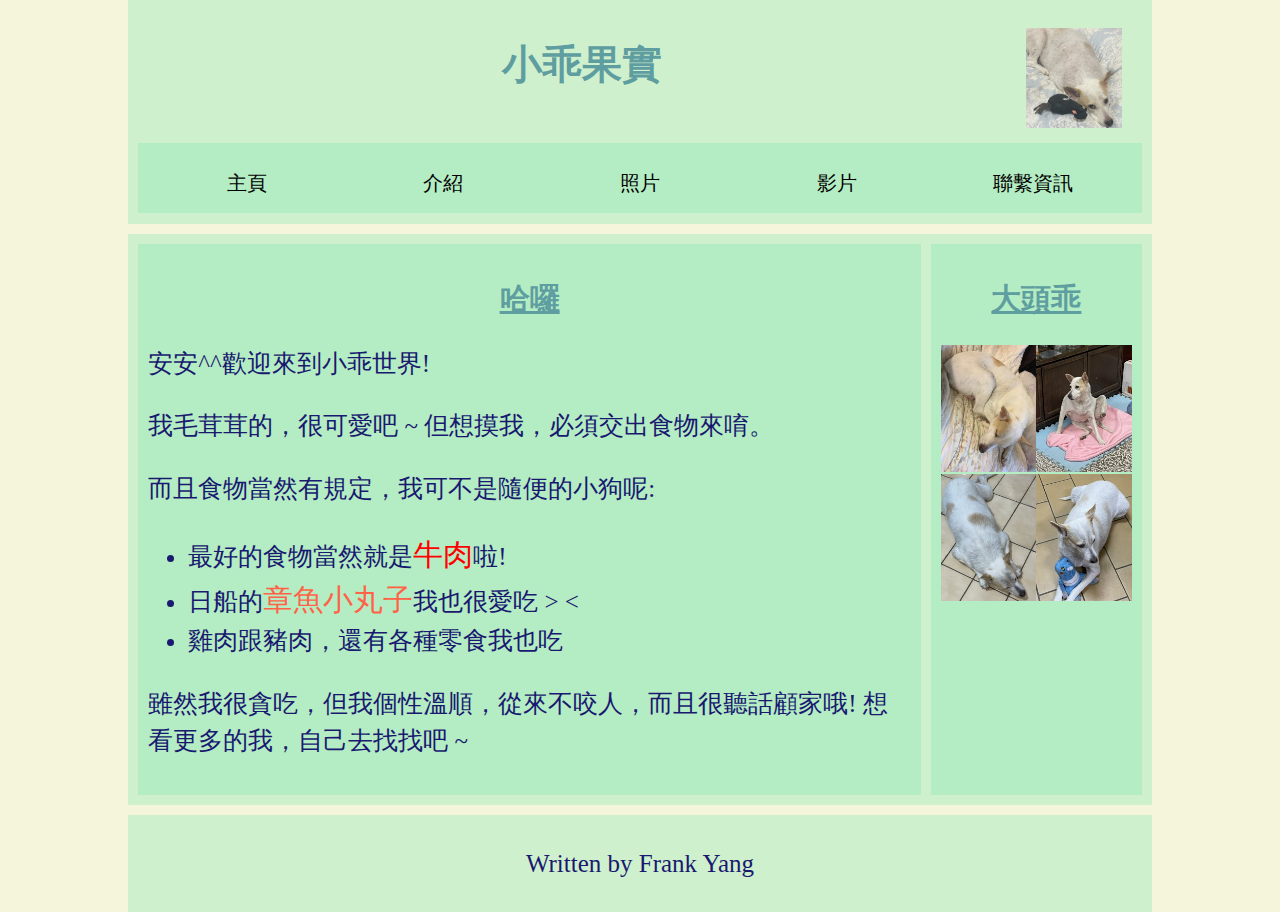
<file: mydog/index.html>
<!DOCTYPE html>
<html>
	<head>
		<meta charset="utf-8">
		<meta name="keywords" content="小乖">
		<meta name="description" content="一隻平凡的小狗，有一天碰上了她的小主人，從此開始過著無憂無慮，睡飽吃吃飽睡的快樂日子!">
		<title>小乖果實</title>
		<!--指定螢幕寬度為裝置寬度，畫面載入初始縮放比例 100%-->
		<meta name="viewport" content="width=device-width, initial-scale=1" >
		<link href="index.css" rel="stylesheet" type="text/css">
	</head>
	<body>
		<header>
			<h1>小乖果實</h1>
			<img src="images/logo.png" alt="小乖趴在藍色毯子上">
			<nav>
				<ul>
					<li><span>主頁</span></li>
					<li><a href="intro.html">介紹</a></li>
					<li><a href="photos.html">照片</a></li>
					<li><a href="video.html">影片</a></li>
					<li><a href="contact.html">聯繫資訊</a></li>
				</ul>
			</nav>
		</header>
		<main>
			<article>
				<h2>哈囉</h2>
				<p>安安^^歡迎來到小乖世界!</p>
				<p>我毛茸茸的，很可愛吧 ~ 但想摸我，必須交出食物來唷。</p>
				<p>而且食物當然有規定，我可不是隨便的小狗呢:
					<ul>
						<li>最好的食物當然就是<span style="font-size:30px;color:red;">牛肉</span>啦!</li>
						<li>日船的<span style="font-size: 30px;color:tomato;">章魚小丸子</span>我也很愛吃 &gt; &lt;</li>
						<li>雞肉跟豬肉，還有各種零食我也吃</li>
					</ul>
				</p>
				<p>雖然我很貪吃，但我個性溫順，從來不咬人，而且很聽話顧家哦! 想看更多的我，自己去找找吧 ~ </p>
			</article>
			<aside>
				<h2>大頭乖</h2>
				<a href="images/床上.jpg" target="_blank"><img src="images/床上250.jpg"></a>
				<a href="images/醜.jpg" target="_blank"><img src="images/醜250.jpg"></a>
				<a href="images/趴地.jpg" target="_blank"><img src="images/趴地250.jpg"></a>
				<a href="images/玩具.jpg" target="_blank"><img src="images/玩具250.jpg"></a>
			</aside>
		</main>
		<footer>
			<p>Written by Frank Yang</p>
		</footer>
	</body>



</html>
</file>
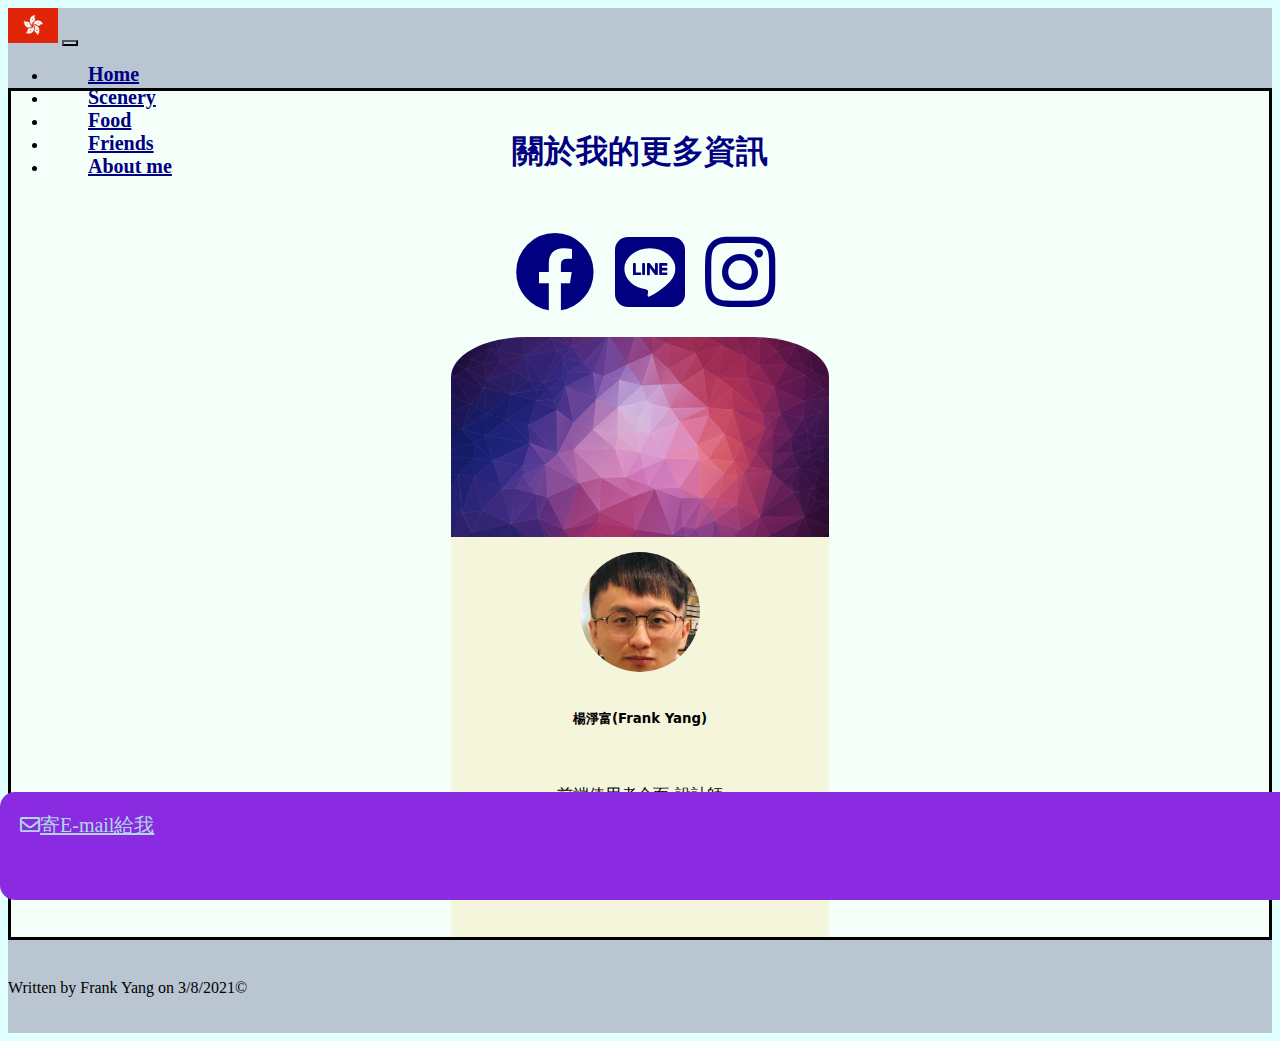
<file: HK/aboutme.html>
<!DOCTYPE html>
<html lang="en">
<head>
    <meta charset="UTF-8">
    <meta http-equiv="X-UA-Compatible" content="IE=edge">
    <meta name="viewport" content="width=device-width, initial-scale=1.0">
    <title>About me page</title>
    <!-- Boostrap5.0 導入程式 -->
    
    <link href="https://cdn.jsdelivr.net/npm/bootstrap@5.0.1/dist/css/bootstrap.min.css" rel="stylesheet" integrity="sha384-+0n0xVW2eSR5OomGNYDnhzAbDsOXxcvSN1TPprVMTNDbiYZCxYbOOl7+AMvyTG2x" crossorigin="anonymous">
    <script src="https://cdn.jsdelivr.net/npm/bootstrap@5.0.1/dist/js/bootstrap.bundle.min.js" integrity="sha384-gtEjrD/SeCtmISkJkNUaaKMoLD0//ElJ19smozuHV6z3Iehds+3Ulb9Bn9Plx0x4" crossorigin="anonymous"></script>

    
    <!--連結Font Awesome-->
    <link rel="stylesheet" href="https://cdnjs.cloudflare.com/ajax/libs/font-awesome/5.15.4/css/all.min.css" integrity="sha512-1ycn6IcaQQ40/MKBW2W4Rhis/DbILU74C1vSrLJxCq57o941Ym01SwNsOMqvEBFlcgUa6xLiPY/NS5R+E6ztJQ==" crossorigin="anonymous" referrerpolicy="no-referrer" />
    
    <link rel="stylesheet" href="navbar.css">
    <link rel="stylesheet" href="aboutme.css">
</head>
<body>
    
    <nav class="navbar navbar-expand-lg navbar-light">
        <div class="container-fluid">
            <a class="navbar-brand" href="#"><img width="50px;" height="35px;" src="images/香港國旗.png"></a>
            <!--手機版會跑出一個選單按鈕-->
            <button class="navbar-toggler" type="button" data-bs-toggle="collapse" data-bs-target="#linkbar">
                <span class="navbar-toggler-icon"></span>
            </button>
            <!--PC版本-->
            <div class="collapse navbar-collapse" id="linkbar">
                <!--列出導覽列內容-->
                <ul class="navbar-nav me-auto">
                    <li class="nav-item">
                        <a class="nav-link" href="home.html">Home</a>
                    </li>
                    <li class="nav-item">
                        <a class="nav-link" href="scenery.html">Scenery</a>
                    </li>
                    <li class="nav-item">
                        <a class="nav-link" href="food.html">Food</a>
                    </li>
                    <li class="nav-item">
                        <a class="nav-link" href="friends.html">Friends</a>
                    </li>
                    <!-- <li class="nav-item">
                        <a class="nav-link" href="dormitory.html">Dormitory</a>
                    </li> -->
                    <li class="nav-item">
                        <a class="nav-link" href="aboutme.html">About me</a>
                    </li>
                </ul>
                <!-- 列出"搜尋引擎"到右邊
                <form class="input-group" style="width:300px;">
                    <input class="form-control me-2" type="search" placeholder="搜尋">
                    <butoon class="btn btn-primary" type="submit">搜尋</butoon>
                </form> -->
            </div>
        </div>
    </nav>
    
    <!--第三層 三欄位-->
    <div class="container-fluid">
        <div class="row content">
            <!--左邊欄位-->
            <div class="col-sm-2 sidenav">

            </div>
            <!--中間欄位-->
            <div class="col-sm-8 main-content text-left">
                <br>
                <h1>關於我的更多資訊</h1>
                <br>
                <div class="icons">
                    <ul>
                        <li>
                            <a href="https://www.facebook.com/yang.j.fu/" target="_blank"><i class="fab fa-facebook"></i></a>
                        </li>
                        <li>
                            <a href="https://line.me/ti/p/f1vo1Ozqt4" target="_blank"><i class="fab fa-line"></i></a>
                        </li>
                        <li>
                            <a href="https://www.instagram.com/ffz9260/" target="_blank"><i class="fab fa-instagram" target="_blank"></i></a>
                        </li>
                    </ul>
                </div>
                <div class="card">
                    <div class="banner-image"></div>
                    <img src="images/大頭貼2.jpg" class="profile-img">
                    <div class="card-body">
                        <h5 class="card-title">楊淨富(Frank Yang)</h5>
                        <br>
                        <p class="card-text">前端使用者介面 設計師</p>
                        <p class="card-text">Front-end Developer</p>
                        <a href="mailto:frank840629@gmail.com" class="btn btn-primary"><i class="far fa-envelope"></i>寄E-mail給我</a>    
                    </div>
                </div>
            </div>
            <!--右邊欄位-->
            <div class="col-sm-2 sidenav">

            </div>
        </div>
    </div>

    <footer class="container-fluid text-center">
        <p>Written by Frank Yang on 3/8/2021&copy;</p>
    </footer>

</body>
</html>
</file>
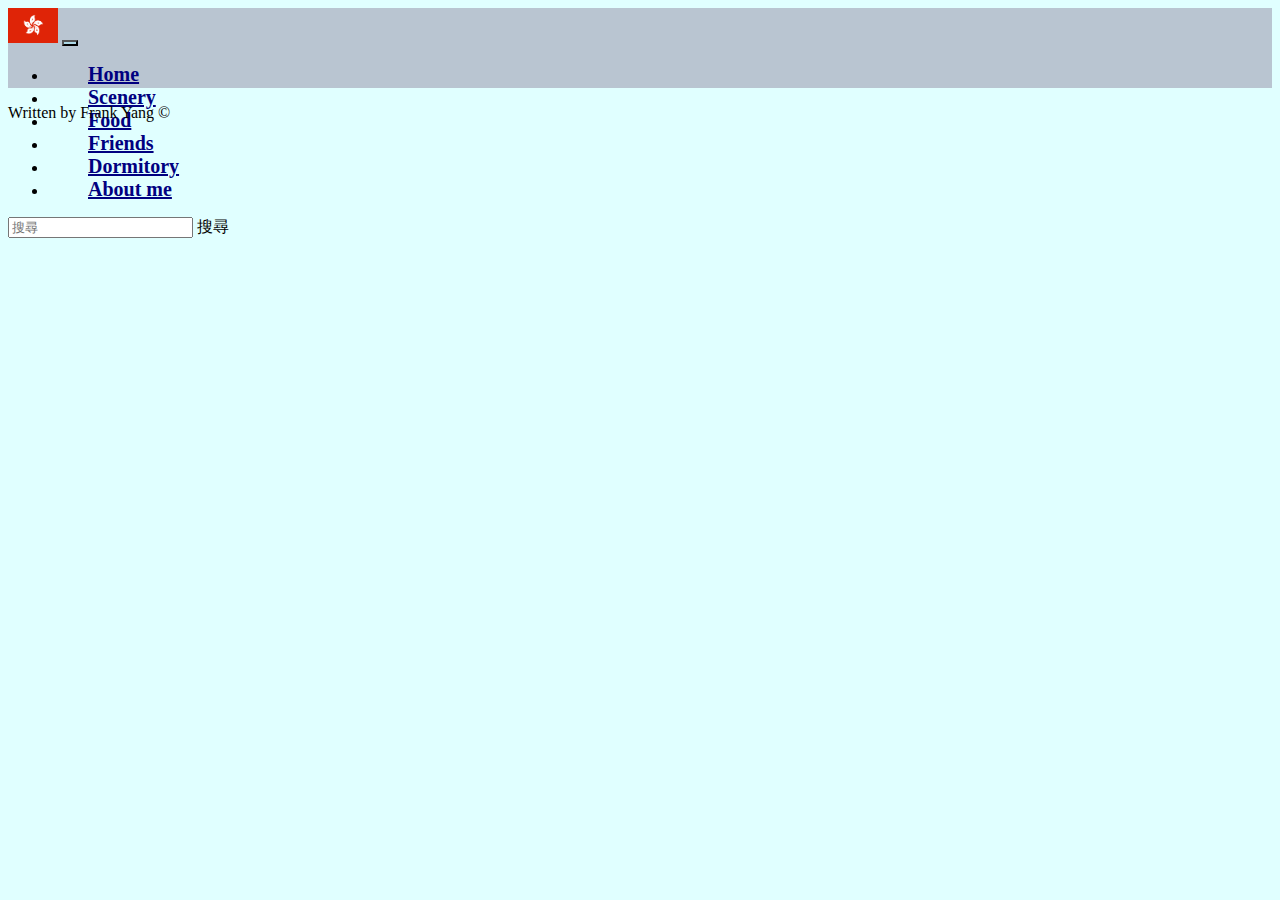
<file: HK/dormitory.html>
<!DOCTYPE html>
<html lang="en">
<head>
    <meta charset="UTF-8">
    <meta http-equiv="X-UA-Compatible" content="IE=edge">
    <meta name="viewport" content="width=device-width, initial-scale=1.0">
    <title>Dormitory page</title>
    <!-- Boostrap5.0 導入程式 -->
    <link href="https://cdn.jsdelivr.net/npm/bootstrap@5.0.1/dist/css/bootstrap.min.css" rel="stylesheet" integrity="sha384-+0n0xVW2eSR5OomGNYDnhzAbDsOXxcvSN1TPprVMTNDbiYZCxYbOOl7+AMvyTG2x" crossorigin="anonymous">
    <script src="https://cdn.jsdelivr.net/npm/bootstrap@5.0.1/dist/js/bootstrap.bundle.min.js" integrity="sha384-gtEjrD/SeCtmISkJkNUaaKMoLD0//ElJ19smozuHV6z3Iehds+3Ulb9Bn9Plx0x4" crossorigin="anonymous"></script>

    <link rel="stylesheet" href="navbar.css">
</head>
<body>
    
    <nav class="navbar navbar-expand-lg navbar-light">
        <div class="container-fluid">
            <a class="navbar-brand" href="#"><img width="50px;" height="35px;" src="images/香港國旗.png"></a>
            <!--手機版會跑出一個選單按鈕-->
            <button class="navbar-toggler" type="button" data-bs-toggle="collapse" data-bs-target="#linkbar">
                <span class="navbar-toggler-icon"></span>
            </button>
            <!--PC版本-->
            <div class="collapse navbar-collapse" id="linkbar">
                <!--列出導覽列內容-->
                <ul class="navbar-nav me-auto">
                    <li class="nav-item">
                        <a class="nav-link" href="home.html">Home</a>
                    </li>
                    <li class="nav-item">
                        <a class="nav-link" href="scenery.html">Scenery</a>
                    </li>
                    <li class="nav-item">
                        <a class="nav-link" href="food.html">Food</a>
                    </li>
                    <li class="nav-item">
                        <a class="nav-link" href="friends.html">Friends</a>
                    </li>
                    <li class="nav-item">
                        <a class="nav-link" href="dormitory.html">Dormitory</a>
                    </li>
                    <li class="nav-item">
                        <a class="nav-link" href="aboutme.html">About me</a>
                    </li>
                </ul>
                <!-- 列出"搜尋引擎"到右邊-->
                <form class="input-group" style="width:300px;">
                    <input class="form-control me-2" type="search" placeholder="搜尋">
                    <butoon class="btn btn-primary" type="submit">搜尋</butoon>
                </form>
            </div>
        </div>
    </nav>

    <!--第二層 三欄位-->
    <div class="container-fluid">
        <div class="row content">
            <!--左邊欄位-->
            <div class="col-sm-2 sidenav">

            </div>
            <!--中間欄位-->
            <div class="col-sm-8 main-content text-left">

            </div>
            <!--右邊欄位-->
            <div class="col-sm-2 sidenav">

            </div>
        </div>
    </div>

    <!--第三層 Footer-->
    <footer class="container-fluid text-center">
        <p>Written by Frank Yang &copy;</p>
    </footer>
    

</body>
</html>
</file>
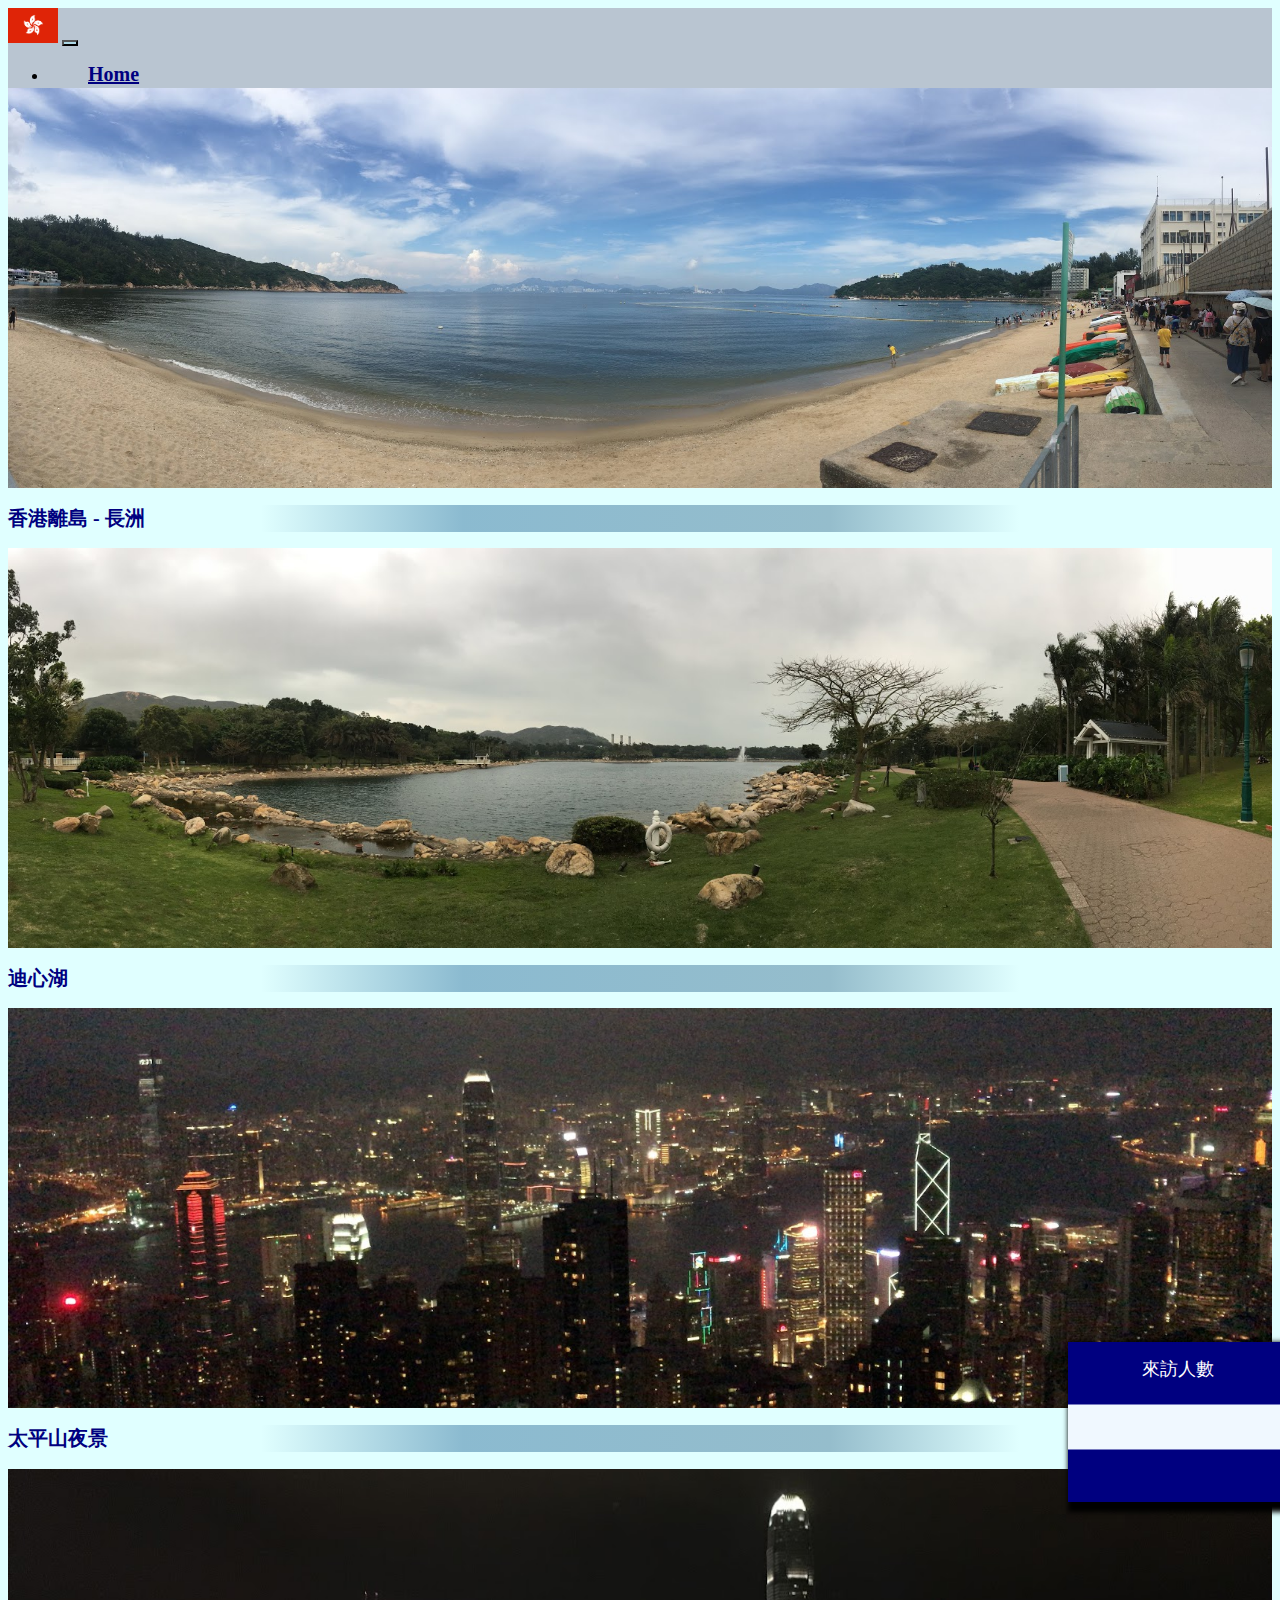
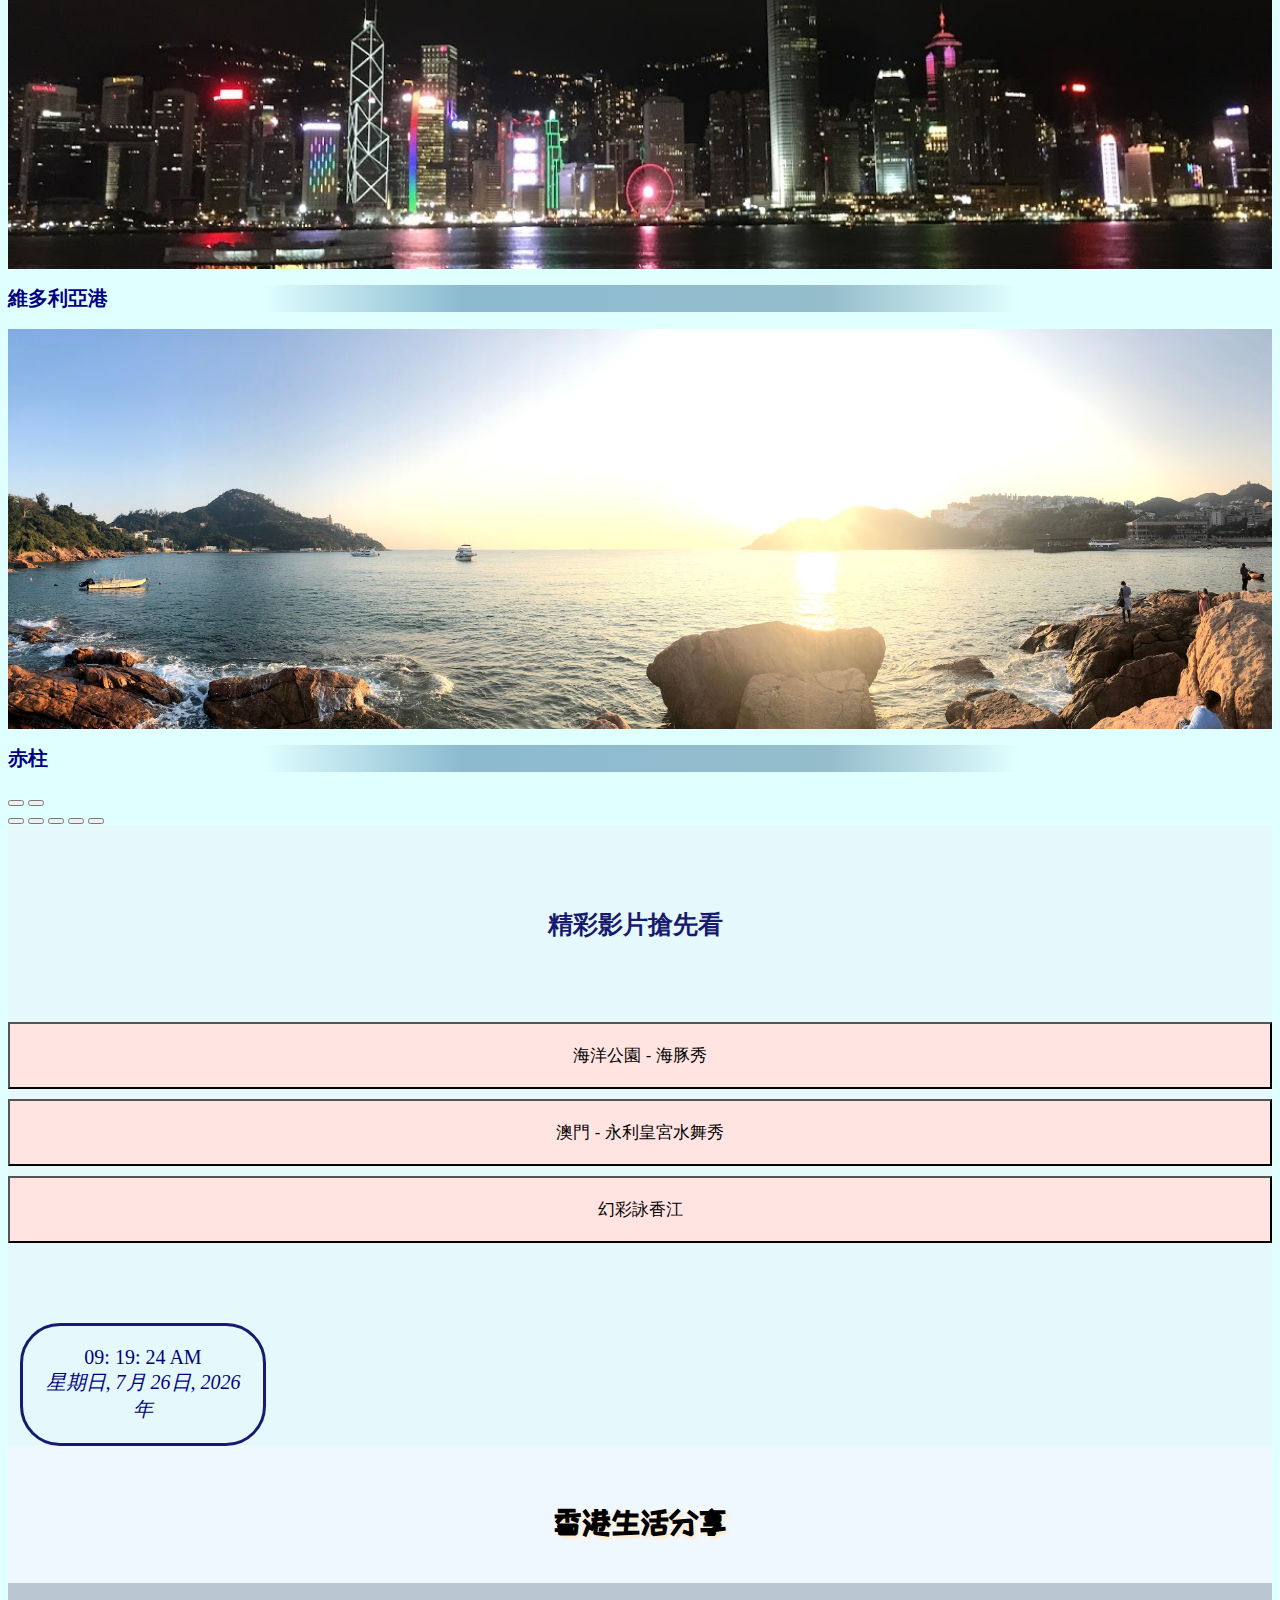
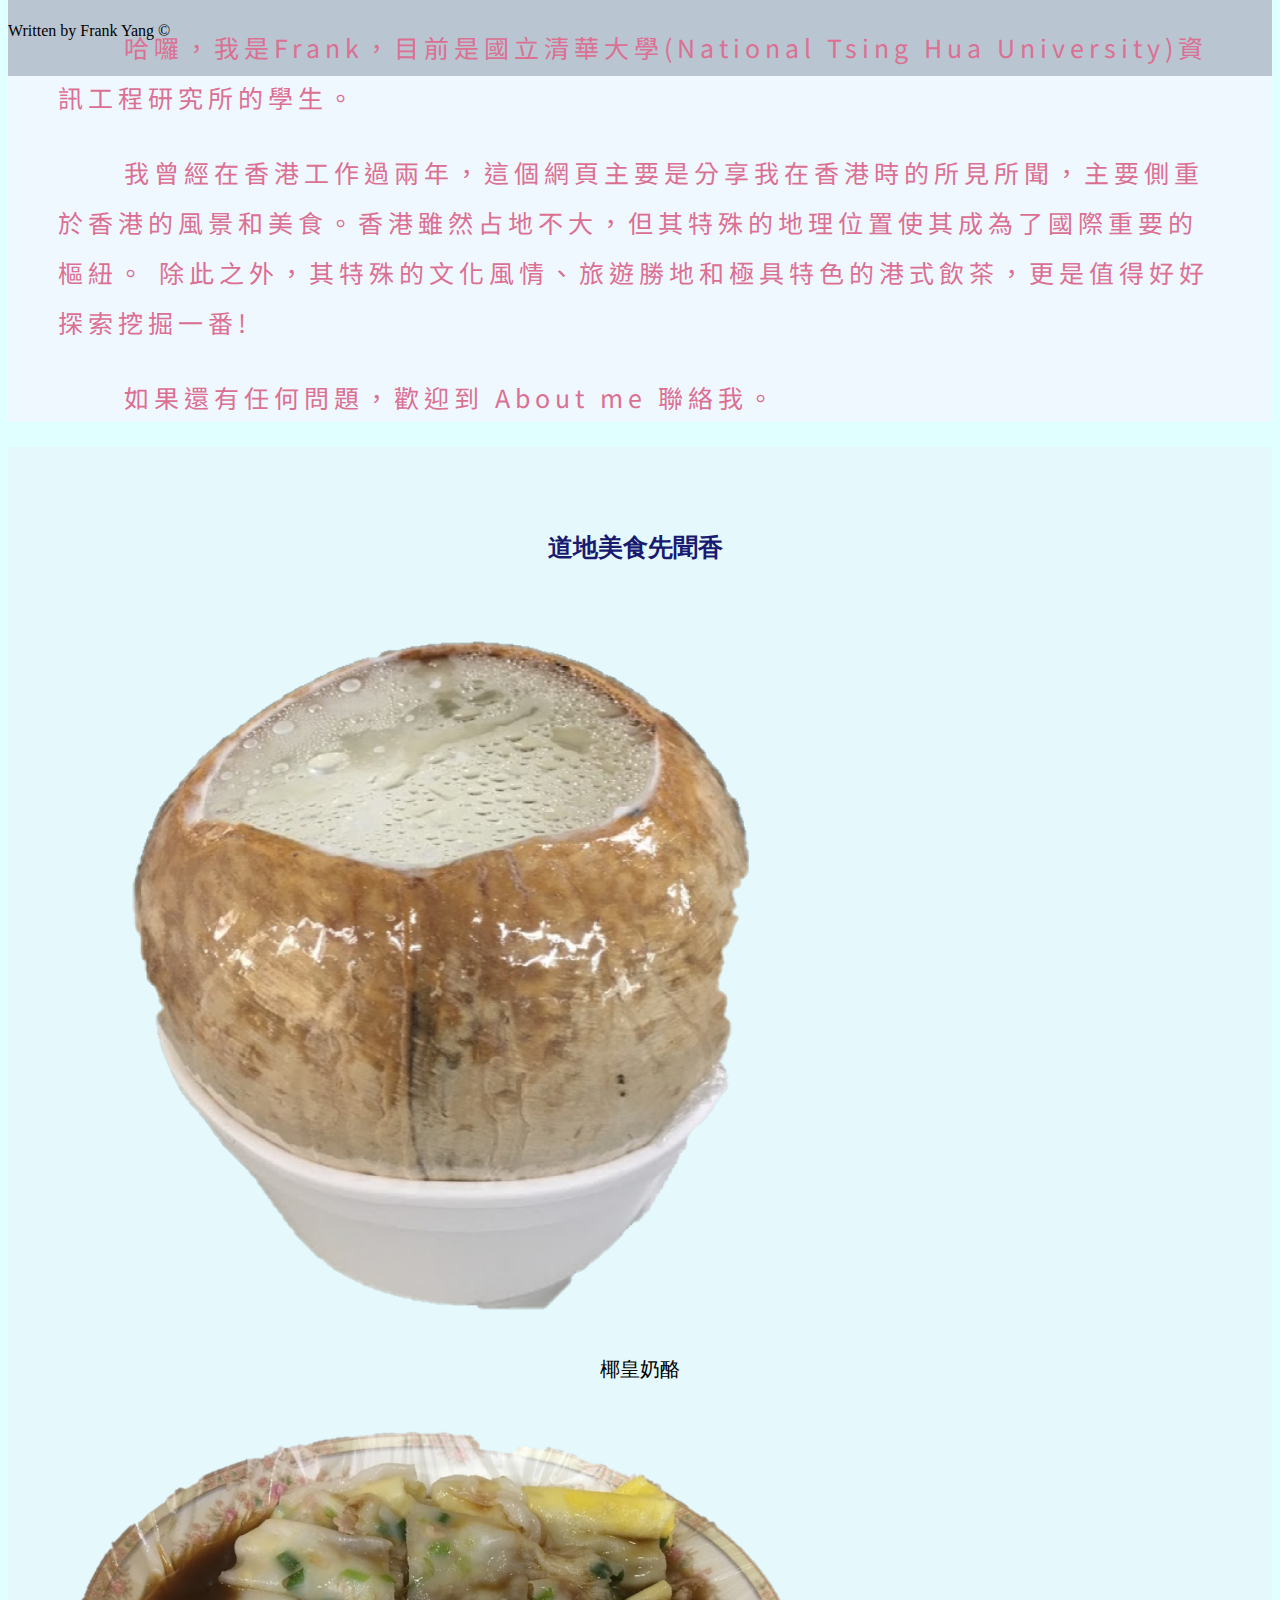
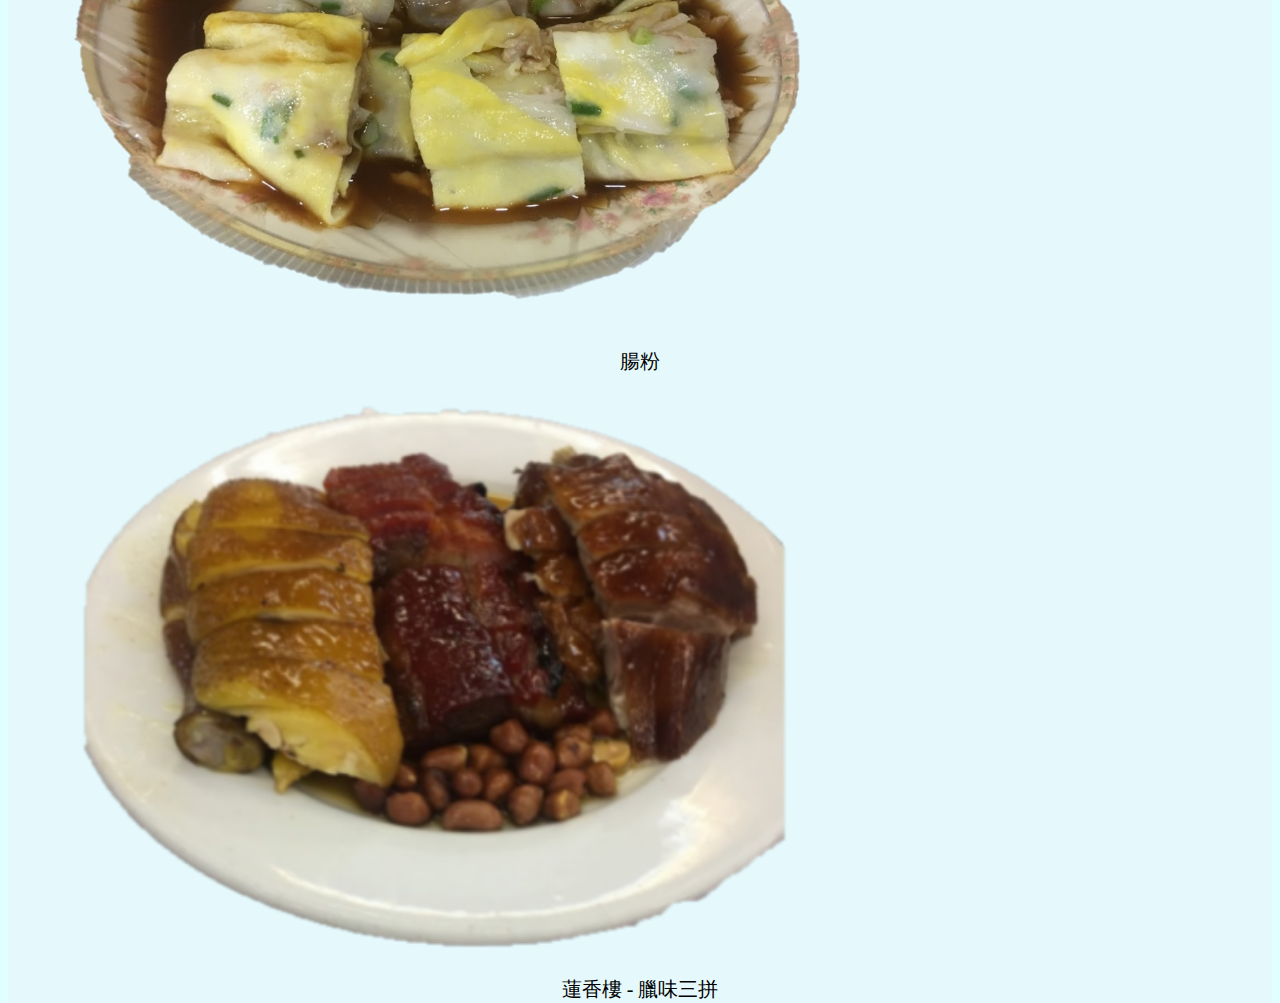
<file: HK/home.html>
<!DOCTYPE html>
<html lang="en">
<head>
    <meta charset="UTF-8">
    <meta http-equiv="X-UA-Compatible" content="IE=edge">
    <meta name="viewport" content="width=device-width, initial-scale=1.0">
    <title>Home page</title>
    <!-- Boostrap5.0 導入程式 -->
    <link href="https://cdn.jsdelivr.net/npm/bootstrap@5.0.1/dist/css/bootstrap.min.css" rel="stylesheet" integrity="sha384-+0n0xVW2eSR5OomGNYDnhzAbDsOXxcvSN1TPprVMTNDbiYZCxYbOOl7+AMvyTG2x" crossorigin="anonymous">
    <script src="https://cdn.jsdelivr.net/npm/bootstrap@5.0.1/dist/js/bootstrap.bundle.min.js" integrity="sha384-gtEjrD/SeCtmISkJkNUaaKMoLD0//ElJ19smozuHV6z3Iehds+3Ulb9Bn9Plx0x4" crossorigin="anonymous"></script>
    <!-- Google Font-->
    <link rel="preconnect" href="https://fonts.googleapis.com">
    <link rel="preconnect" href="https://fonts.gstatic.com" crossorigin>
    <link href="https://fonts.googleapis.com/css2?family=Noto+Sans+TC:wght@100;300&family=ZCOOL+KuaiLe&display=swap" rel="stylesheet">

    <link rel="stylesheet" href="navbar.css">
    <link rel="stylesheet" href="slideshow.css">
    <link rel="stylesheet" href="home.css">
    <link rel="stylesheet" href="date.css">
    <link rel="stylesheet" href="counter.css">
</head>
<body onload="startTime();updateCounter();">
    <!--第一層 導覽列-->
    <nav class="navbar navbar-expand-lg navbar-light">
        <div class="container-fluid">
            <a class="navbar-brand" href="#"><img width="50px;" height="35px;" src="images/香港國旗.png"></a>
            <!--手機版會跑出一個選單按鈕-->
            <button class="navbar-toggler" type="button" data-bs-toggle="collapse" data-bs-target="#linkbar">
                <span class="navbar-toggler-icon"></span>
            </button>
            <!--PC版本-->
            <div class="collapse navbar-collapse" id="linkbar">
                <!--列出導覽列內容-->
                <ul class="navbar-nav me-auto">
                    <li class="nav-item">
                        <a class="nav-link" href="home.html">Home</a>
                    </li>
                    <li class="nav-item">
                        <a class="nav-link" href="scenery.html">Scenery</a>
                    </li>
                    <li class="nav-item">
                        <a class="nav-link" href="food.html">Food</a>
                    </li>
                    <li class="nav-item">
                        <a class="nav-link" href="friends.html">Friends</a>
                    </li>
                    <!-- <li class="nav-item">
                        <a class="nav-link" href="dormitory.html">Dormitory</a>
                    </li> -->
                    <li class="nav-item">
                        <a class="nav-link" href="aboutme.html">About me</a>
                    </li>
                </ul>
                <!-- 列出"搜尋引擎"到右邊
                <form class="input-group" style="width:300px;">
                    <input class="form-control me-2" type="search" placeholder="搜尋">
                    <butoon class="btn btn-primary" type="submit">搜尋</butoon>
                </form> -->
            </div>
        </div>
    </nav>

    <!--第二層 投影片-->
    <div id="slideshow" class="carousel slide" data-bs-ride="carousel">
        <!--圖片投影 元件1-->
        <div class="carousel-inner">
            <!--第一張圖片 active-->
            <div class="carousel-item active">
                <img class="slide-pic" src="images/slideshow/長洲.JPG" alt="長洲">
                <div class="carousel-caption">
                    <h2>香港離島 - 長洲</h2>
                </div>
            </div> 
            <div class="carousel-item">
                <img class="slide-pic" src="images/slideshow/迪心湖.JPG" alt="迪心湖">
                <div class="carousel-caption">
                    <h2>迪心湖</h2>
                </div>
            </div>
            <div class="carousel-item">
                <img class="slide-pic" src="images/slideshow/太平山夜景.JPG" alt="太平山">
                <div class="carousel-caption">
                    <h2>太平山夜景</h2>
                </div>
            </div>
            <div class="carousel-item">
                <img class="slide-pic" src="images/slideshow/維多利亞港.JPG" alt="維多利亞港">
                <div class="carousel-caption">
                    <h2>維多利亞港</h2>
                </div>
            </div>
            <div class="carousel-item">
                <img class="slide-pic" src="images/slideshow/赤柱.JPG" alt="赤柱">
                <div class="carousel-caption">
                    <h2>赤柱</h2>
                </div>
            </div>
        </div>

        <!--左右按鈕 元件2-->
        <button class="carousel-control-prev" type="button" data-bs-target="#slideshow" data-bs-slide="prev">
            <span class="carousel-control-prev-icon"></span>
        </button>
        <button class="carousel-control-next" type="button" data-bs-target="#slideshow" data-bs-slide="next">
            <span class="carousel-control-next-icon"></span>
        </button>

        <!--Indicator 元件3-->
        <div class="carousel-indicators">
            <button type="button" data-bs-target="#slideshow" data-bs-slide-to="0" class="active"></button>
            <button type="button" data-bs-target="#slideshow" data-bs-slide-to="1"></button>
            <button type="button" data-bs-target="#slideshow" data-bs-slide-to="2"></button>
            <button type="button" data-bs-target="#slideshow" data-bs-slide-to="3"></button>
            <button type="button" data-bs-target="#slideshow" data-bs-slide-to="4"></button>
        </div>
    </div>

    <!--第三層 三欄位-->
    <div class="container-fluid">
        <div class="row content">
            <!--左邊欄位-->
            <div class="col-sm-2 sidenav">
                <h4>精彩影片搶先看</h4>
                <br>
                <div class="page">
                    <a href="https://youtu.be/K68-1y8VhpE" target="_blank"><button class="btn-link" >海洋公園 - 海豚秀</button></a>
                </div>
                <div class="page">
                    <a href="https://youtu.be/iv_ul5U7Dk8" target="_blank"><button class="btn-link" >澳門 - 永利皇宮水舞秀</button></a>
                </div>
                <div class="page">
                    <a href="https://youtu.be/TSaHKoejhm4" target="_blank"><button class="btn-link" >幻彩詠香江</button></a>
                </div>
                <div class="container-clock">
                    <div class="datetime">
                        <div class="time">
                            <span id="hour">00</span>:
                            <span id="minutes">00</span>:
                            <span id="seconds">00</span>
                            <span id="period">00</span>
                        </div>
                        <div class="date">
                            <span id="dayname">星期</span>,
                            <span id="month">月</span>
                            <span id="daynum">00</span>日,
                            <span id="year">year</span>年
                        </div>
                    </div>
                </div>
            </div>
            <!--中間欄位-->
            <div class="col-sm-8 main-content text-left">
                <br>
                <h1>香港生活分享</h1>
                <br>
                <div class="intro">
                    <p>哈囉，我是Frank，目前是國立清華大學(National Tsing Hua University)資訊工程研究所的學生。</p>
                    <p>我曾經在香港工作過兩年，這個網頁主要是分享我在香港時的所見所聞，主要側重於香港的風景和美食。香港雖然占地不大，但其特殊的地理位置使其成為了國際重要的樞紐。
                        除此之外，其特殊的文化風情、旅遊勝地和極具特色的港式飲茶，更是值得好好探索挖掘一番!</p>
                    <p>如果還有任何問題，歡迎到 About me 聯絡我。</p>
                </div>
            </div>
            <!--右邊欄位-->
            <div class="col-sm-2 sidenav">
                <h4>道地美食先聞香</h4>
                <div class="food">
                    <img src="images/sidenav/椰皇奶酪.png">
                    <p>椰皇奶酪</p>
                </div>
                <div class="food">
                    <img src="images/sidenav/腸粉.png">
                    <p>腸粉</p>
                </div>
                <div class="food">
                    <img src="images/sidenav/蓮香樓燒臘.png">
                    <p>蓮香樓 - 臘味三拼</p>
                </div>
                <div class="counter">
                    <p>來訪人數</p>
                    <div class="container">
                        <div><span id="visitors">  </span></div>
                    </div>
                </div>

            </div>
        </div>
    </div>

    <!--第四層 Footer-->
    <footer class="container-fluid text-center">
        <p>Written by Frank Yang &copy;</p>
    </footer>

    <script src="date.js">

    </script>
    <!--可用https://api.countapi.xyz/set/frank/0629?value=9歸零-->
    <script>
            function updateCounter(){
                var link="https://api.countapi.xyz/update/frank/0629?amount=1"
                fetch(link)
                .then((response) =>{
                    return response.json();
                })
                .then((data) => {
                    document.getElementById("visitors").innerHTML = data.value;
                })
            }
    </script>

</body>
</html>
</file>
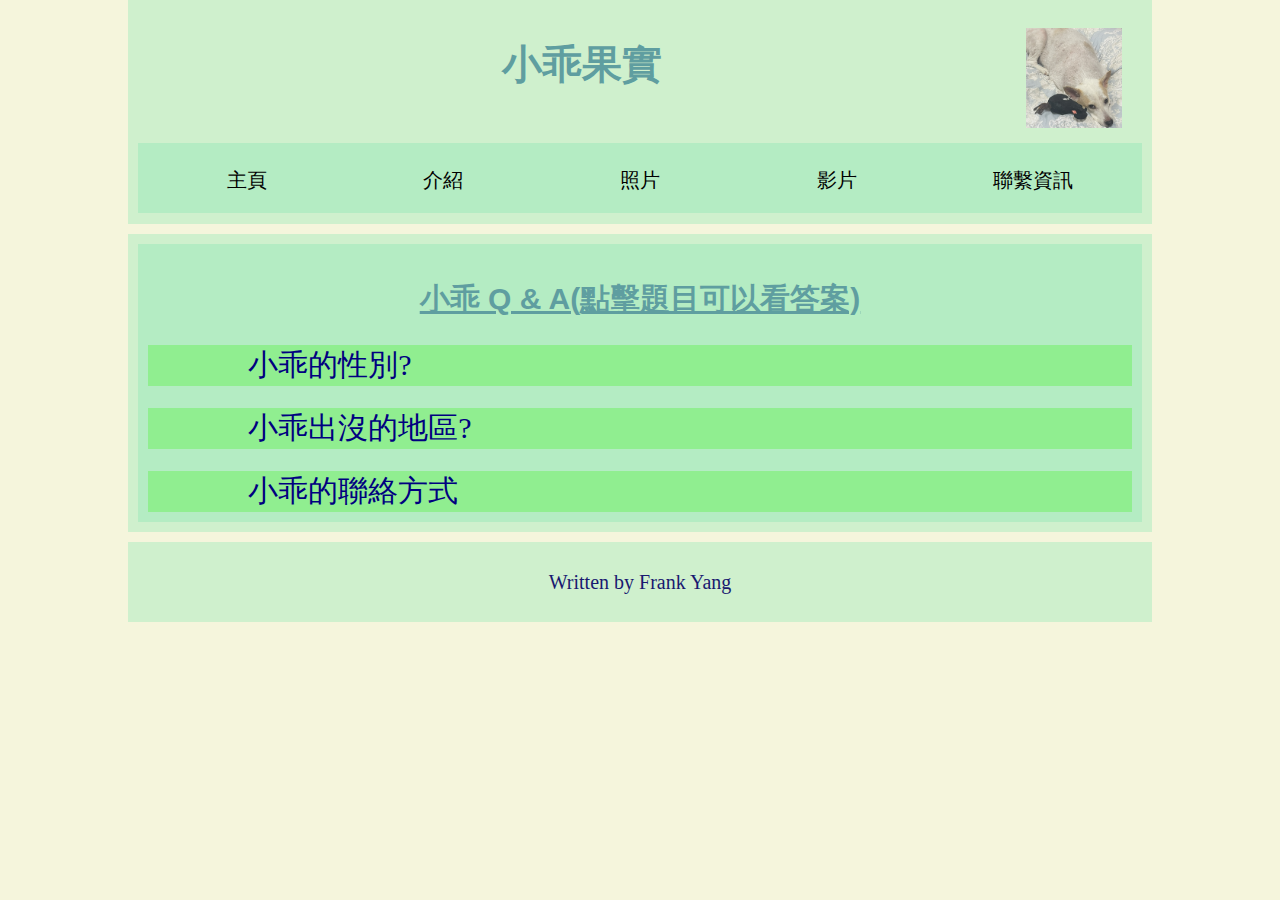
<file: mydog/contact.html>
<!DOCTYPE html>
<html>
	<head>
		<meta charset="utf-8">
		<meta name="keywords" content="小乖">
		<meta name="description" content="小乖吃東西的影片">
		<title>小乖果實</title>
		<!--指定螢幕寬度為裝置寬度，畫面載入初始縮放比例 100%-->
		<meta name="viewport" content="width=device-width, initial-scale=1" >
		<link href="contact.css" rel="stylesheet" type="text/css">
		<script src="https://cdnjs.cloudflare.com/ajax/libs/jquery/3.6.0/jquery.min.js" referrerpolicy="no-referrer"></script>
	</head>
	<body>
		<header>
			<h1>小乖果實</h1>
			<img src="images/logo.png" alt="小乖趴在藍色毯子上">
			<nav>
				<ul>
					<li><a href="index.html">主頁</a></li>
					<li><a href="intro.html">介紹</a></li>
					<li><a href="photos.html">照片</a></li>
					<li><a href="video.html">影片</a></li>
					<li><span>聯繫資訊</span></li>
				</ul>
			</nav>
		</header>
		<main>
			<article>
				<h2>小乖 Q & A(點擊題目可以看答案)</h2>
				<div id="q1">小乖的性別?</div>
				<div id="a1">小乖是一隻非常溫馴的母狗唷 !</div>
				<br>
				<br>
				<div id="q2">小乖出沒的地區?</div>
				<div id="a2">台中市的山西公園 ~ </div>
				<br>
				<br>
				<div id="q3">小乖的聯絡方式</div>
				<div id="a3">直接私訊FB:<a href="https://www.facebook.com/XiaoGuaiGuoShi">小乖果實</a></div>

			</article>

		</main>
		<footer>
			<p>Written by Frank Yang</p>
		</footer>
		<script>
			$(document).ready(function(){
				$("#q1").click(function(){
					$("#a1").slideToggle(1000);
				})
				$("#q2").click(function(){
					$("#a2").slideToggle(1000);
				})
				$("#q3").click(function(){
					$("#a3").slideToggle(1000);
				})
			})

		</script>
	</body>



</html>
</file>
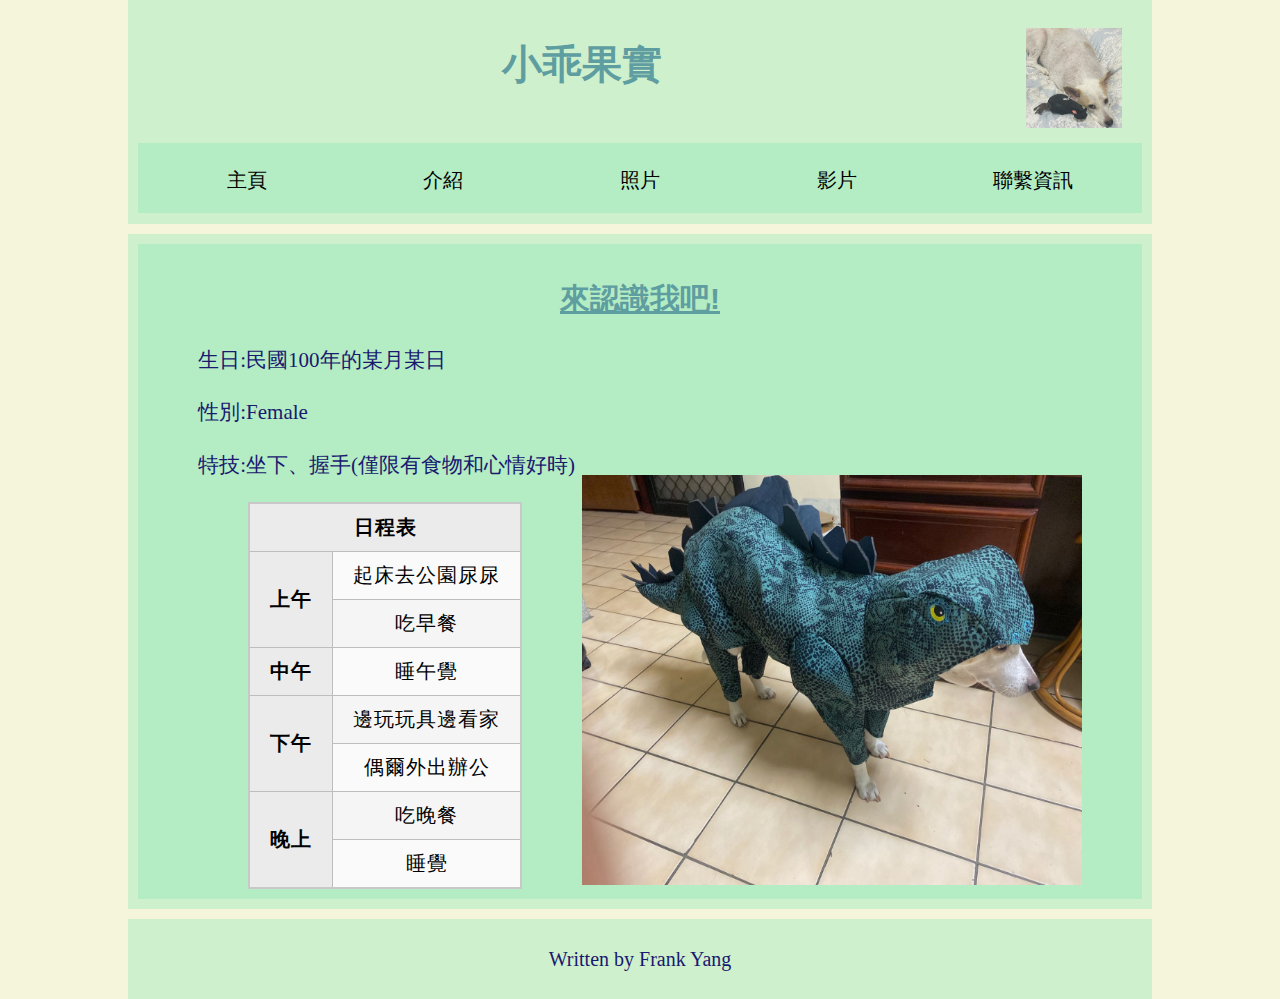
<file: mydog/intro.html>
<!DOCTYPE html>
<html>
	<head>
		<meta charset="utf-8">
		<meta name="keywords" content="小乖">
		<meta name="description" content="小乖的介紹">
		<title>小乖果實</title>
		<!--指定螢幕寬度為裝置寬度，畫面載入初始縮放比例 100%-->
		<meta name="viewport" content="width=device-width, initial-scale=1" >
		<link href="intro.css" rel="stylesheet" type="text/css">
	</head>
	<body>
		<header>
			<h1>小乖果實</h1>
			<img src="images/logo.png" alt="小乖趴在藍色毯子上">
			<nav>
				<ul>
					<li><a href="index.html">主頁</a></li>
					<li><span>介紹</span></li>
					<li><a href="photos.html">照片</a></li>
					<li><a href="video.html">影片</a></li>
					<li><a href="contact.html">聯繫資訊</a></li>
				</ul>
			</nav>
		</header>
		<main>
			<article>
				<h2>來認識我吧!</h2>
				<img src="images/恐龍.jpg">
				<p>生日:民國100年的某月某日</p>
				<p>性別:Female</p>
				<p>特技:坐下、握手(僅限有食物和心情好時)</p>
				<table>
					<tr>
						<th colspan="2">日程表</th>
					</tr>
					<tr>
						<th rowspan="2">上午</th>
						<td>起床去公園尿尿</td>
					</tr>
						<td>吃早餐</td>
					<tr>
						<th>中午</th>
						<td>睡午覺</td>
					</tr>
					<tr>
						<th col rowspan="2">下午</th>
						<td>邊玩玩具邊看家</td>
					</tr>
						<td>偶爾外出辦公</td>
					<tr>
						<th rowspan="2">晚上</th>
						<td>吃晚餐</td>
					</tr>
						<td>睡覺</td>
				</table>
			</article>

		</main>
		<footer>
			<p>Written by Frank Yang</p>
		</footer>
	</body>



</html>
</file>
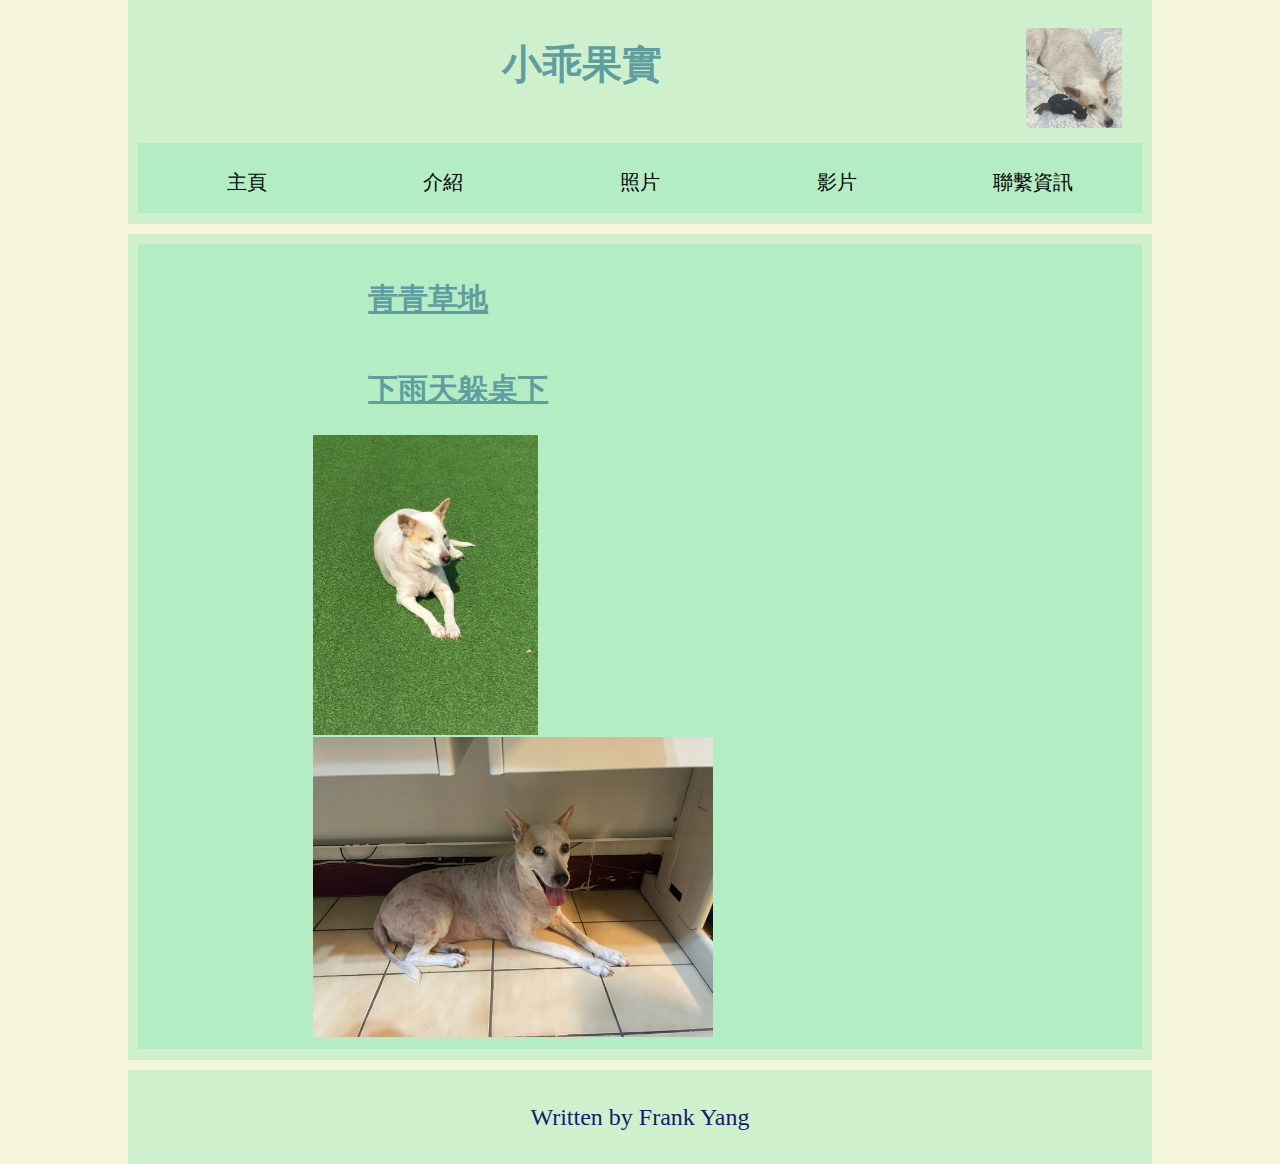
<file: mydog/photos.html>
<!DOCTYPE html>
<html>
	<head>
		<meta charset="utf-8">
		<meta name="keywords" content="小乖介紹">
		<meta name="description" content="小乖的基本資料">
		<title>小乖的介紹</title>
		<!--指定螢幕寬度為裝置寬度，畫面載入初始縮放比例 100%-->
		<meta name="viewport" content="width=device-width, initial-scale=1" >
		<link href="photo.css" rel="stylesheet" type="text/css">
	</head>
	<body>
		<header>
			<h1>小乖果實</h1>
			<img src="images/logo.png" alt="小乖趴在藍色毯子上">
			<nav>
					<ul>
						<li><a href="index.html">主頁</a></li>
						<li><a href="intro.html">介紹</a></span></li>
						<li><span>照片</span></li>
						<li><a href="video.html">影片</a></li>
						<li><a href="contact.html">聯繫資訊</a></li>
					</ul>
			</nav>
		</header>

			<main>
				<div class="container">
					<div class="box1">
						<h2>青青草地</h2>
					</div>

					<div class="box1">
						<h2>下雨天躲桌下</h2>
					</div>

					<div class="box2">	
						<img src="images/草地.jpg">
					</div>

					<div class="box2">	
						<img src="images/下雨天.jpg">
					</div>
				</div>
			</main>

		<footer>
			<p>Written by Frank Yang</p>
		</footer>
	</body>

</html>
</file>
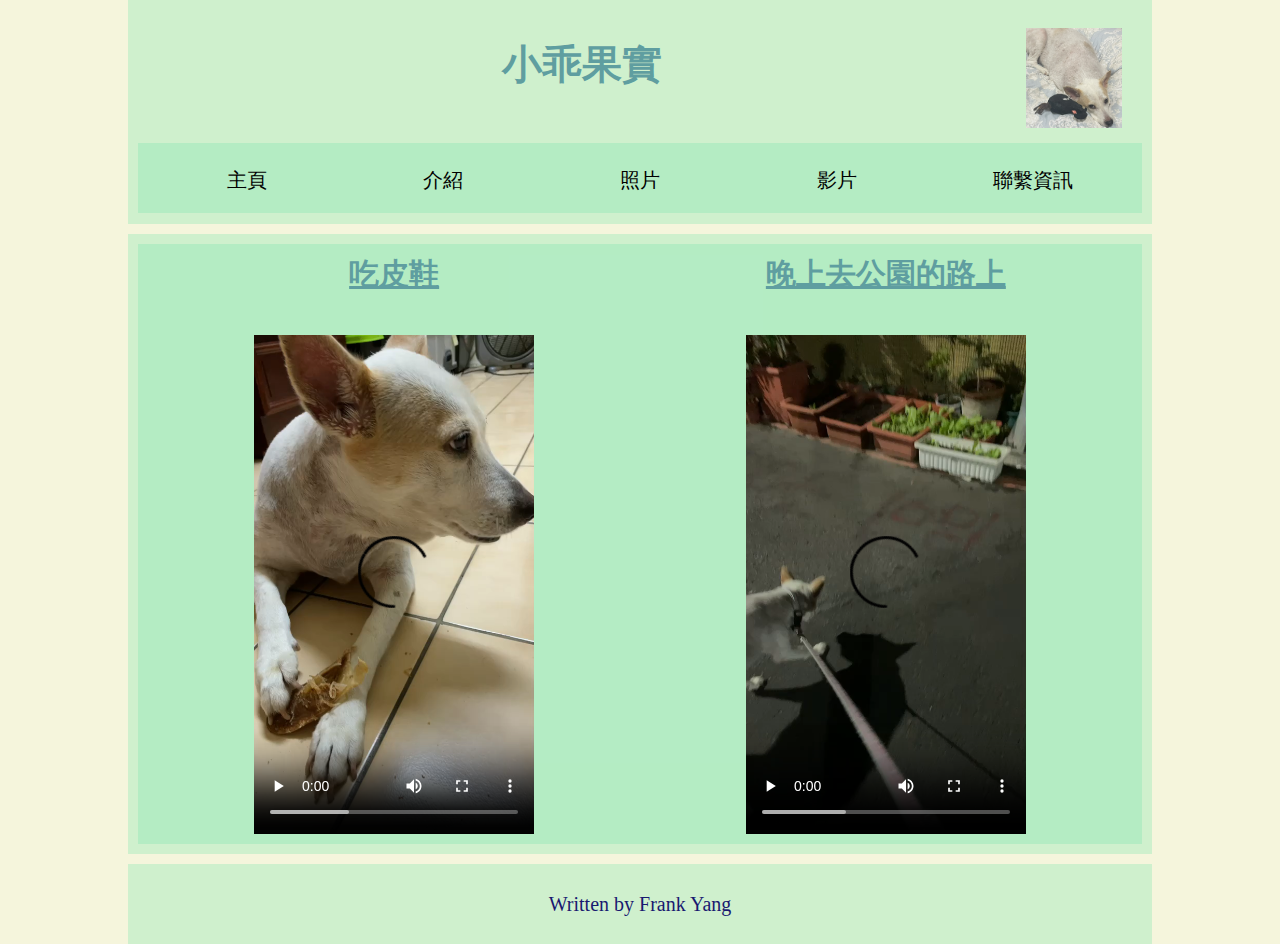
<file: mydog/video.html>
<!DOCTYPE html>
<html>
	<head>
		<meta charset="utf-8">
		<meta name="keywords" content="小乖">
		<meta name="description" content="小乖的生活影片">
		<title>小乖的生活影片</title>
		<!--指定螢幕寬度為裝置寬度，畫面載入初始縮放比例 100%-->
		<meta name="viewport" content="width=device-width, initial-scale=1" >
		<link href="video.css" rel="stylesheet" type="text/css">
	</head>
	<body>
		<header>
			<h1>小乖果實</h1>
			<img src="images/logo.png" alt="小乖趴在藍色毯子上">
			<nav>
				<ul>
					<li><a href="index.html">主頁</a></li>
					<li><a href="intro.html">介紹</a></li>
					<li><a href="photos.html">照片</a></li>
					<li><span>影片</span></li>
					<li><a href="contact.html">聯繫資訊</a></li>
				</ul>
			</nav>
		</header>
		<main>
			<div class="container">
				<div>
					<h2>吃皮鞋</h2>
				</div>
				<div>
					<h2>晚上去公園的路上</h2>
				</div>
				<div>
					<video controls>
						<source src="videos/eat.mp4" class="v1" >
					</video>
				</div>
				<div>
					<video controls>
						<source src="videos/walk.mp4" class="v2">
					</video>
				</div>
			</div>

		</main>
		<footer>
			<p>Written by Frank Yang</p>
		</footer>
	</body>



</html>
</file>
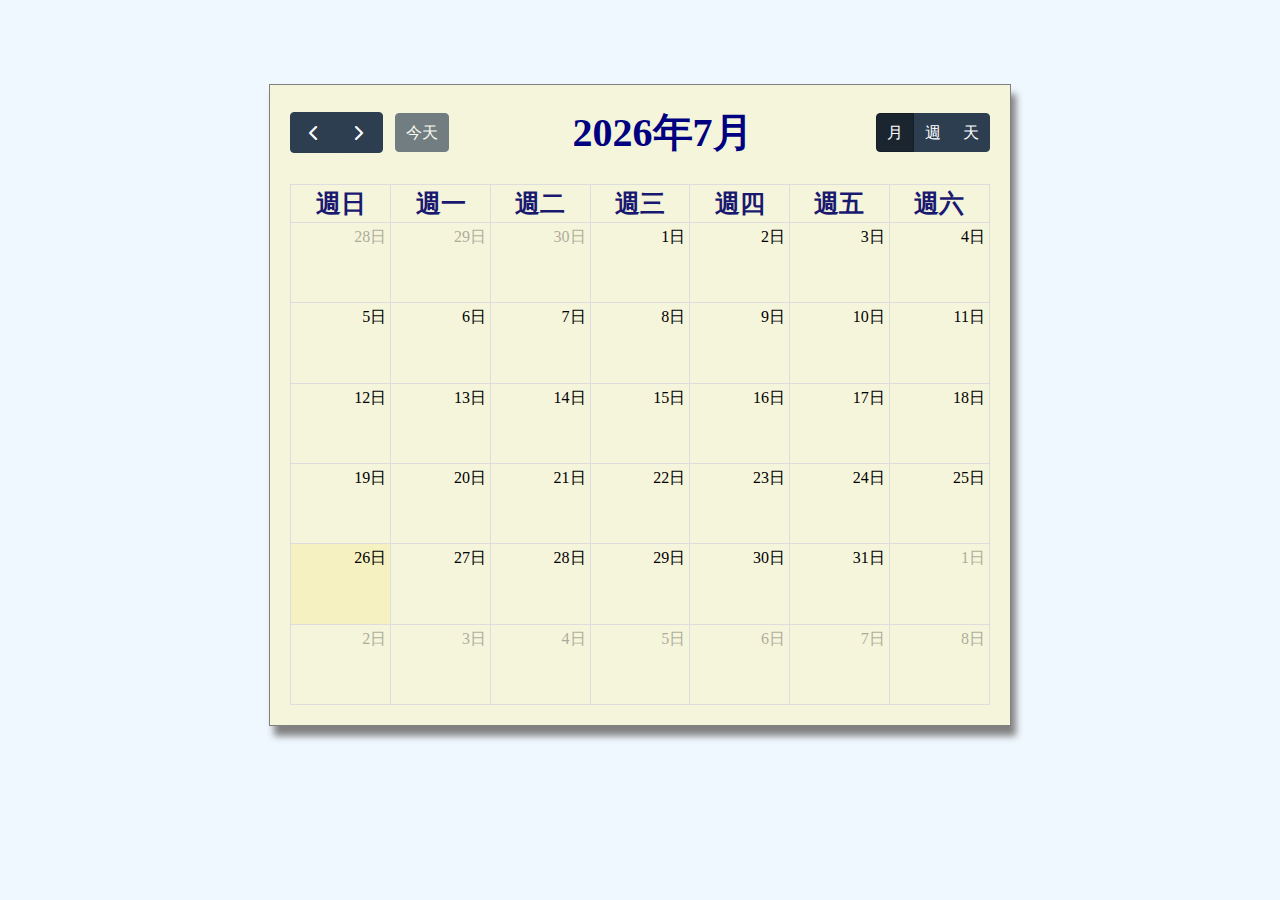
<file: Project_Calendar/calendar.html>
<!DOCTYPE html>
<html lang='en'>
  <head>
    <meta charset='utf-8' />
    <link href='main.css' rel='stylesheet' />
    <script src='main.js'></script>

    <!--轉換成中文-->
    <script src="locales-all.js">
    </script>

    <link rel="stylesheet" href="style.css">

    <script>

      document.addEventListener('DOMContentLoaded', function() {
        var calendarEl = document.getElementById('calendar');
        var calendar = new FullCalendar.Calendar(calendarEl, {
            initialView: 'dayGridMonth',
            locale:'zh-tw',
            height:600,
            navLinks:true,
            headerToolbar:{
                left:'prev,next today',
                center:'title',
                right:'dayGridMonth,timeGridWeek,timeGridDay'
            },
            events:[
                {
                    title:'練習CSS',
                    start:'2021-08-10',
                    end:'2021-08-12'
                },
                {
                    title:'看CwC影片',
                    start:'2021-08-14T14:00:00',
                    end:'2021-08-14T16:00:00' 
                },
                {
                    title:'練習JavaScript',
                    start:'2021-08-16',
                    allDay:false
                }
            ]
        });
        calendar.render();
      });

    </script>
  </head>
  <body>
      <div class="container">
        <div id='calendar'></div>
      </div>
  </body>
</html>
</file>
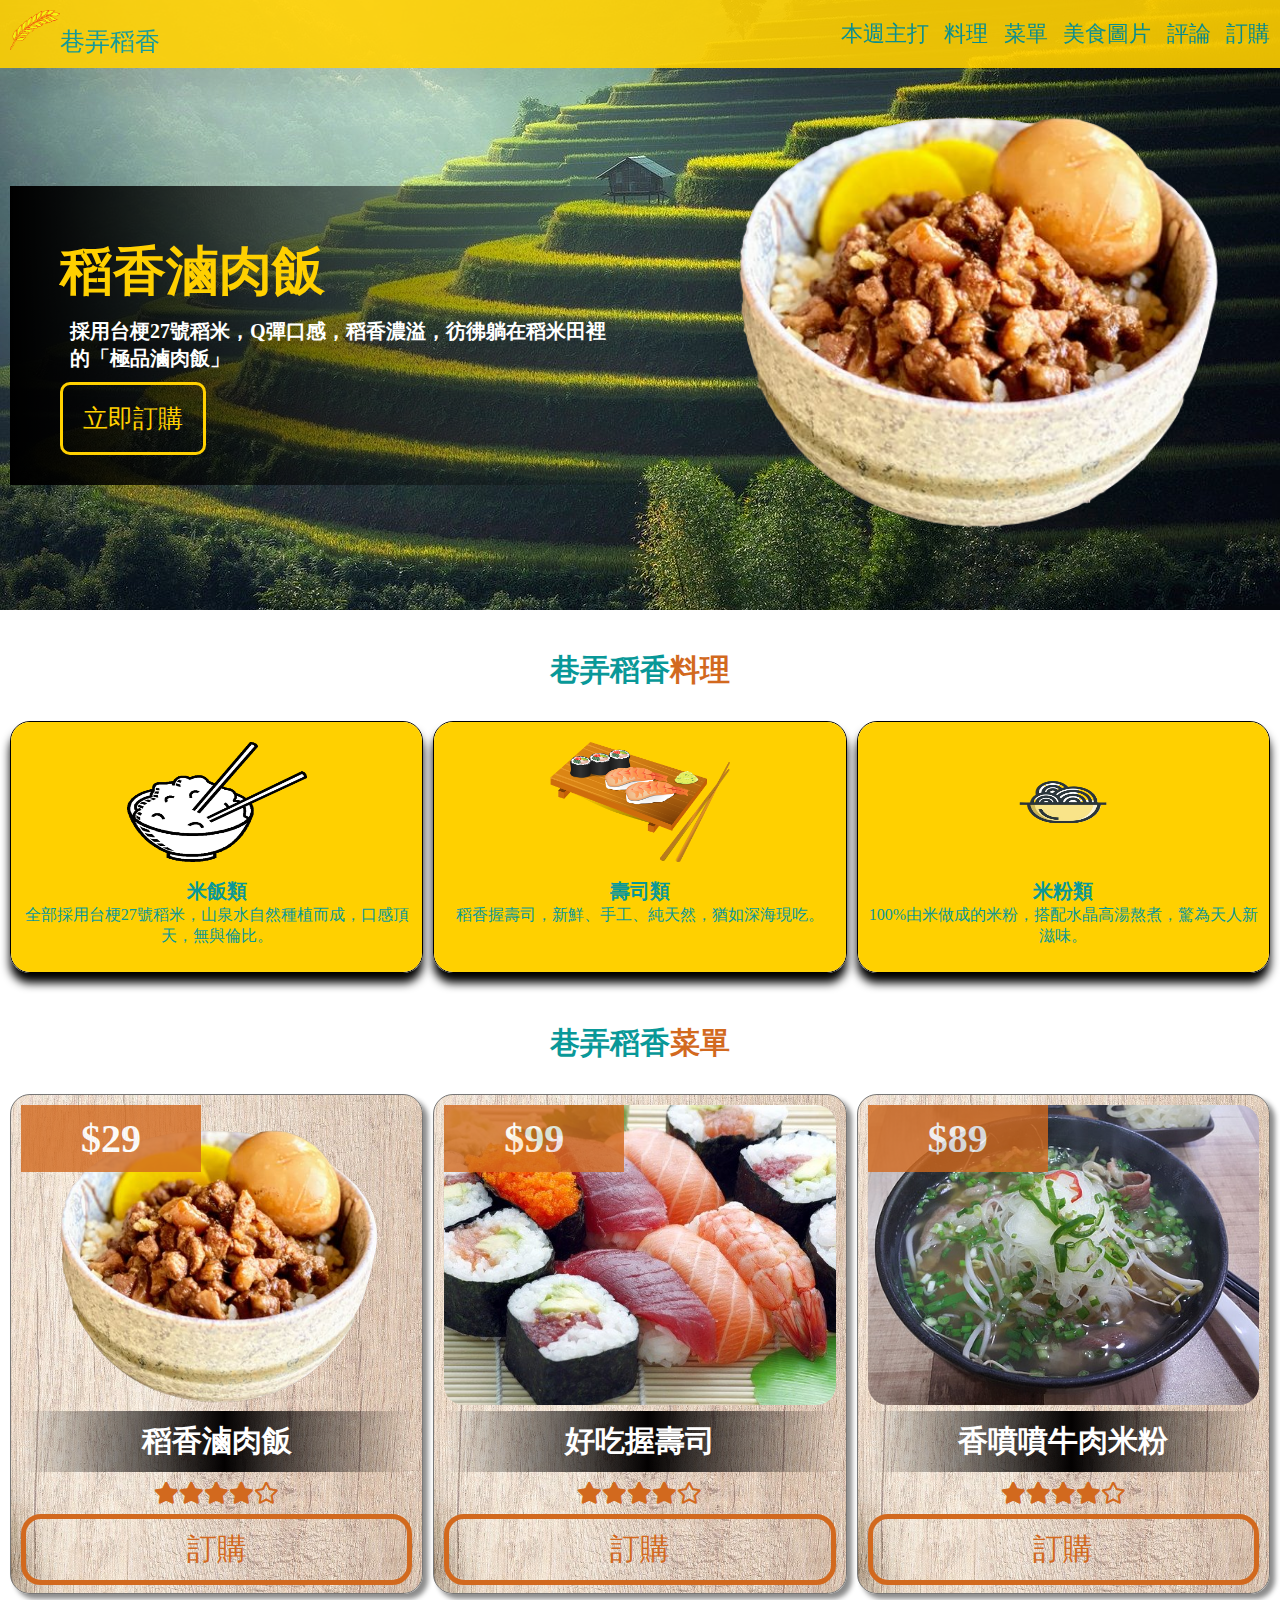
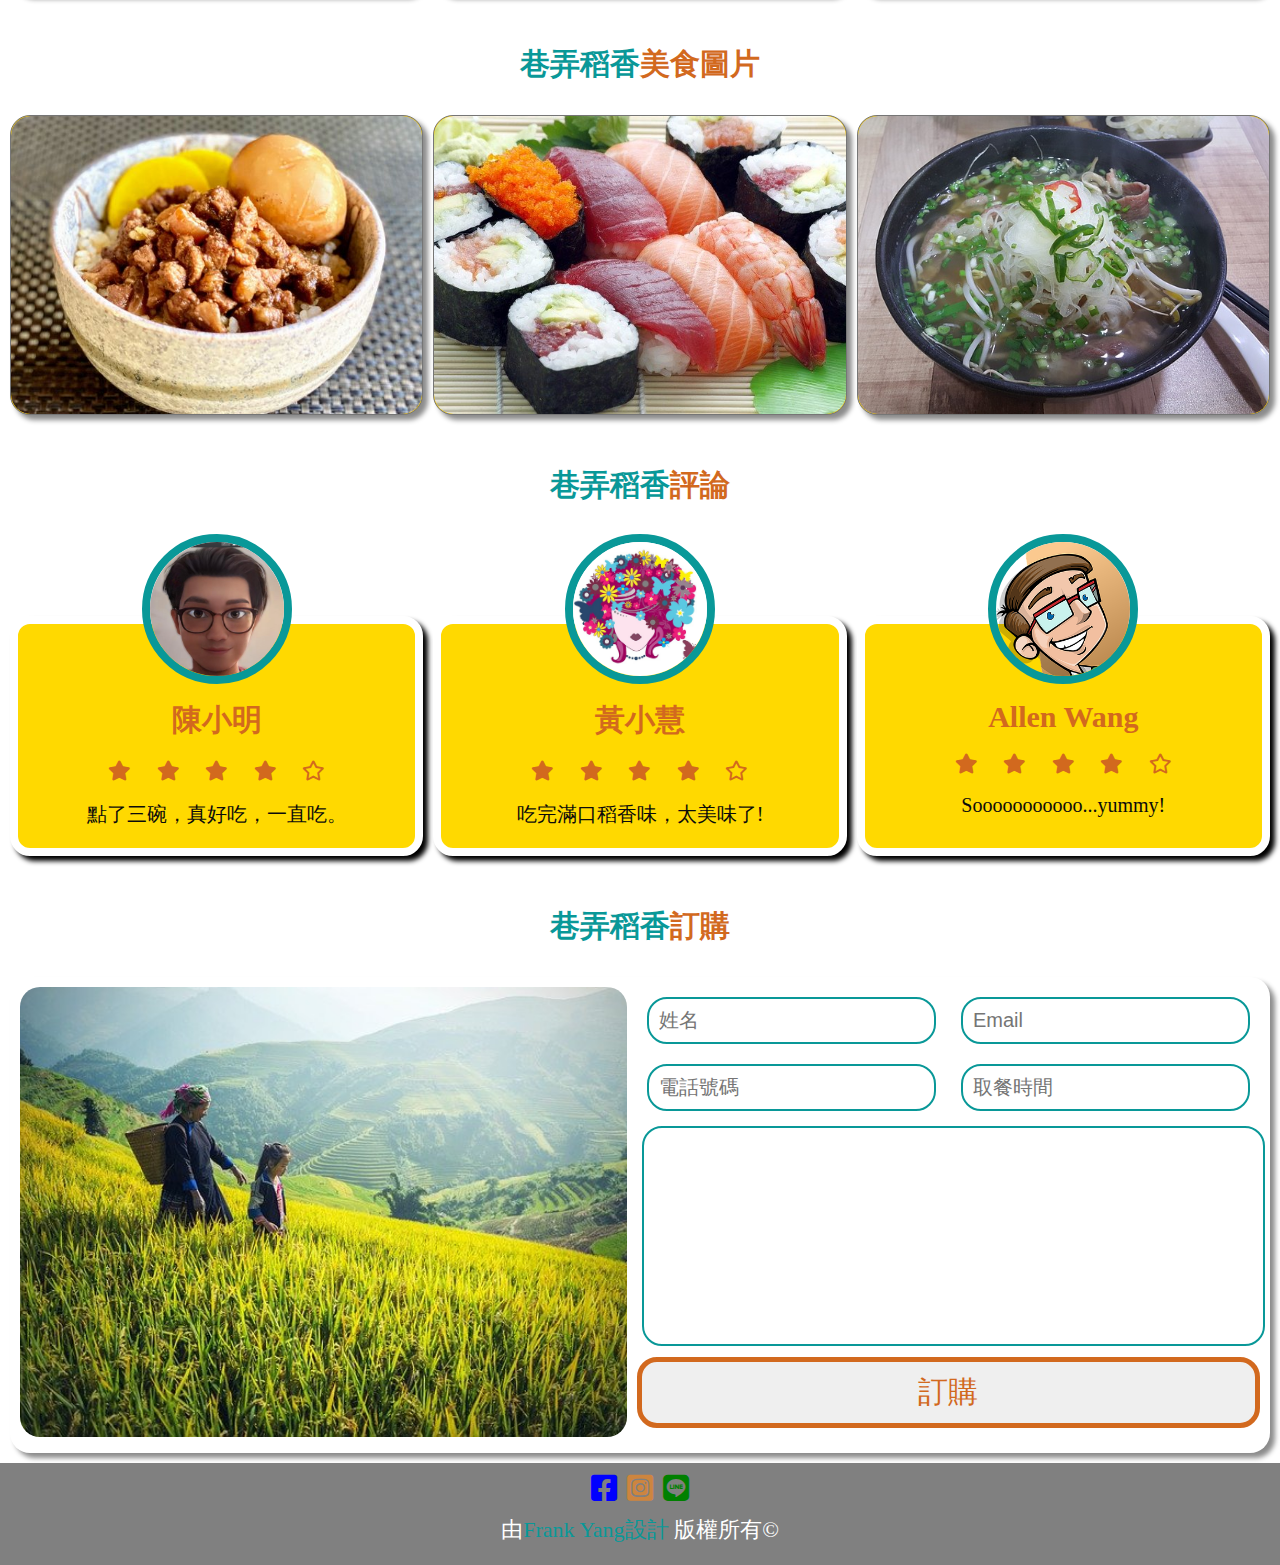
<file: Project_Restaurant/restaurant.html>
<!DOCTYPE html>
<html lang="en">
<head>
    <meta charset="UTF-8">
    <meta http-equiv="X-UA-Compatible" content="IE=edge">
    <meta name="viewport" content="width=device-width, initial-scale=1.0">
    <title>巷弄稻香</title>
    <link rel="stylesheet" href="css/style.css">
    <!--Font Awesome-->
    <link rel="stylesheet" href="https://cdnjs.cloudflare.com/ajax/libs/font-awesome/5.15.4/css/all.min.css" integrity="sha512-1ycn6IcaQQ40/MKBW2W4Rhis/DbILU74C1vSrLJxCq57o941Ym01SwNsOMqvEBFlcgUa6xLiPY/NS5R+E6ztJQ==" crossorigin="anonymous" referrerpolicy="no-referrer" />

</head>
<body>
    <!--第一區 Header-->
    <header>
        <a href="#" class="logo"><img src="images/rice_logo.png">巷弄稻香</a>
        <!--RWD時的按鈕-->
        <div id="menu-bar" class="fas fa-bars"></div>
            <nav class="navbar">
                <a href="#home">本週主打</a>
                <a href="#category">料理</a>
                <a href="#menu">菜單</a>
                <a href="#gallery">美食圖片</a>
                <a href="#review">評論</a>
                <a href="#order">訂購</a>
            </nav>
    </header>

    <!--第二區 首頁-->
    <section class="home" id="home">
        <div class="content">
            <h3>稻香滷肉飯</h3>
            <p>採用台梗27號稻米，Q彈口感，稻香濃溢，彷彿躺在稻米田裡的「極品滷肉飯」</p>
            <a href="#" class="btn">立即訂購</a>
        </div>

        <img src="images/pork_rice.png">
    </section>

    <!--第三區 料理-->
    <section class="category" id="category">
        <h1 class="heading">巷弄稻香<span>料理</span></h1>
        <div class="box-container">
            <!--第一個料理-->
            <div class="box">
                <img class="image" src="images/pork_rice.png">
                <div class="content">
                    <img src="images/rice.png">
                    <h3>米飯類</h3>
                    <p>全部採用台梗27號稻米，山泉水自然種植而成，口感頂天，無與倫比。</p>
                </div>
            </div>
            <!--第二個料理-->
            <div class="box">
                <img class="image" src="images/sushi_row.jpg">
                <div class="content">
                    <img src="images/sushi.png">
                    <h3>壽司類</h3>
                    <p>稻香握壽司，新鮮、手工、純天然，猶如深海現吃。</p>
                </div>
            </div>
            <!--第三個料理-->
            <div class="box">
                <img class="image" src="images/rice_noodle.jpg">
                <div class="content">
                    <img src="images/noodle1.png">
                    <h3>米粉類</h3>
                    <p>100%由米做成的米粉，搭配水晶高湯熬煮，驚為天人新滋味。</p>
                </div>
            </div>
        </div>
    </section>

    <!--第四區 菜單-->
    <section class="menu" id="menu">
        <h1 class="heading">巷弄稻香<span>菜單</span></h1>
        <div class="box-container">
            <!--1號餐-->
            <div class="box">
                <span class="price">$29</span>

                <img src="images/pork_rice.png">

                <h3>稻香滷肉飯</h3>

                <div class="stars">
                    <i class="fas fa-star"></i>
                    <i class="fas fa-star"></i>
                    <i class="fas fa-star"></i>
                    <i class="fas fa-star"></i>
                    <i class="far fa-star"></i>
                </div>

                <a href="#" class="btn2">訂購</a>

                <div class="icons">
                    <a href="" class="fas fa-heart"></a>
                    <a href="" class="fas fa-share"></a>
                    <a href="" class="fas fa-eye"></a>
                </div>
            </div>
            <!--2號餐-->
            <div class="box">
                <span class="price">$99</span>
                <img src="images/sushi_row.jpg">
                <h3>好吃握壽司</h3>
                <div class="stars">
                    <i class="fas fa-star"></i>
                    <i class="fas fa-star"></i>
                    <i class="fas fa-star"></i>
                    <i class="fas fa-star"></i>
                    <i class="far fa-star"></i>
                </div>
                <a href="#" class="btn2">訂購</a>
                <div class="icons">
                    <a href="" class="fas fa-heart"></a>
                    <a href="" class="fas fa-share"></a>
                    <a href="" class="fas fa-eye"></a>
                </div>
            </div>
            <!--3號餐-->
            <div class="box">
                <span class="price">$89</span>
                <img src="images/rice_noodle.jpg">
                <h3>香噴噴牛肉米粉</h3>
                <div class="stars">
                    <i class="fas fa-star"></i>
                    <i class="fas fa-star"></i>
                    <i class="fas fa-star"></i>
                    <i class="fas fa-star"></i>
                    <i class="far fa-star"></i>
                </div>
                <a href="#" class="btn2">訂購</a>
                <div class="icons">
                    <a href="" class="fas fa-heart"></a>
                    <a href="" class="fas fa-share"></a>
                    <a href="" class="fas fa-eye"></a>
                </div>
            </div>
        </div>
    </section>

    <!--第五區 圖片-->
    <section class="gallery" id="gallery">
        <h1 class="heading">巷弄稻香<span>美食圖片</span></h1>
        <div class="box-container">
            <!--第一張圖片-->
            <div class="box">
                <img src="images/porkrice.jpg">
                <div class="content">
                    <h3>稻香滷肉飯</h3>
                    <p>全部採用台梗27號稻米，山泉水自然種植而成，口感頂天，無與倫比。</p>
                </div>
            </div>
            <!--第二張圖片-->
            <div class="box">
                <img src="images/sushi_row.jpg">
                <div class="content">
                    <h3>手工握壽司</h3>
                    <p>稻香握壽司，新鮮、手工、純天然，猶如深海現吃。</p>
                </div>
            </div>
            <!--第三張圖片-->
            <div class="box">
                <img src="images/rice_noodle.jpg">
                <div class="content">
                    <h3>香噴噴牛肉米粉</h3>
                    <p>100%由米做成的米粉，搭配水晶高湯熬煮，驚為天人新滋味。</p>
                </div>
            </div>

        </div>
    </section>

    <!--第六區 評論-->
    <section class="review" id="review">
        <h1 class="heading">巷弄稻香<span>評論</span></h1>
        <div class="box-container">
            <!--第一個評論-->
            <div class="box">
                <img src="images/boy1.png">
                <h3>陳小明</h3>
                <div class="stars">
                    <i class="fas fa-star"></i>
                    <i class="fas fa-star"></i>
                    <i class="fas fa-star"></i>
                    <i class="fas fa-star"></i>
                    <i class="far fa-star"></i>
                </div>
                <p>點了三碗，真好吃，一直吃。</p>
            </div>
            <!--第二個評論-->
            <div class="box">
                <img src="images/girl.jpg">
                <h3>黃小慧</h3>
                <div class="stars">
                    <i class="fas fa-star"></i>
                    <i class="fas fa-star"></i>
                    <i class="fas fa-star"></i>
                    <i class="fas fa-star"></i>
                    <i class="far fa-star"></i>
                </div>
                <p>吃完滿口稻香味，太美味了!</p>
            </div>
            <!--第三個評論-->
            <div class="box">
                <img src="images/boy2.png">
                <h3>Allen Wang</h3>
                <div class="stars">
                    <i class="fas fa-star"></i>
                    <i class="fas fa-star"></i>
                    <i class="fas fa-star"></i>
                    <i class="fas fa-star"></i>
                    <i class="far fa-star"></i>
                </div>
                <p>Sooooooooooo...yummy!</p>
            </div>
        </div>
    </section>

    <!--第七區 訂購-->
    <section class="order" id="order">
        <h1 class="heading">巷弄稻香<span>訂購</span></h1>
        <div class="box-container">
            <div class="row">
                <div class="image">
                    <img src="images/order_background.jpg">
                </div>
                <form action="">
                    <div class="inputbox">
                        <input type="text" placeholder="姓名">
                        <input type="text" placeholder="Email">
                    </div>

                    <div class="inputbox">
                        <input type="number" placeholder="電話號碼">
                        <input type="text" placeholder="取餐時間">
                    </div>

                    <textarea name="" id="" cols="30" rows="10">

                    </textarea>

                    <input type="submit" value="訂購" class="btn3">
                </form>
            </div>
        </div>
    </section>

    <!--第八區 Footer-->
    <section class="footer" id="footer">
        <div class="social">
            <a href="#"><i class="fab fa-facebook-square" style="color:blue;font-size:30px;"></i></a>
            <a href="#"><i class="fab fa-instagram-square" style="color:peru;font-size:30px;"></i></a>
            <a href="#"><i class="fab fa-line" style="color:green;font-size:30px;"></i></a>
        </div>
        <h1 class="credit">由<span>Frank Yang設計</span> 版權所有&copy;</h1>
    </section>
    
    <!--回上層按鈕-->
    <a href="#home" class="fas fa-angle-up" id="scroll-up"></a>

</body>
    <!--JS連結-->
    <script src="js/script.js"></script>
</html>
</file>
<file: mydog/index.css>
/* || 一般設置 */

html, body {
  margin: 0;
  padding: 0;
}

html {
  font-size: 10px;
  background-color: beige;
}

body {
  width: 80%;
  min-width: 800px;
  margin: 0 auto;
  background-color:beige;

}

/* || 排版 */

h1, h2{
  font-family: 'Mukta', sans-serif;
  color:cadetblue;  
  font-weight:bolder;
}

p, li {
  font-family: 'Zen Loop', cursive;
  color:midnightblue;
  font-size: 25px;
  line-height: 1.5;
}

h1 {
  font-size: 4rem;
  text-align: center;
}

h2 {
  font-size: 3rem;
  text-align: center;
  text-decoration-line:underline;
}

/* || 標題布局 */

header {
  margin-bottom: 10px;
  display: flex;
  flex-flow: row wrap;/*換行*/
}

main, header, nav, article, aside, footer, section {
  background-color: rgba(118, 228, 173, 0.3);
  padding: 1%;
}

h1 {
  flex: 5;
  text-transform: uppercase;
}

header img {
  display: block;
  height: 100px;
  padding-top: 18px;
  padding-right: 20px;
  padding-bottom: 15px;
}

nav {
  height: 50px;
  flex: 100%;
  display: flex;
}

nav ul {
  padding: 0;
  list-style-type: none;
  flex: 2;
  display: flex;
}

nav li {
  display: inline;
  text-align: center;
  flex: 1;
}

nav a, nav span {
  display: inline-block;
  font-size: 2rem;
  height: 3rem;
  line-height: 1.7;
  text-transform: uppercase;
  text-decoration: none;
  color: black;
}

/* || 主體布局 */

main {
  display: flex;
}

article, section {
  flex: 4;
}

aside {
  flex: 1;
  margin-left: 10px;
  padding: 1%;
}

aside a {
  display: block;
  float: left;/*沿左側放*/
  width: 50%;
}

aside img {
  max-width: 100%;
}

footer {
  margin-top: 10px;
  padding-top:5px;
  padding-bottom:5px;
  text-align: center;
  font-size: 5px;
}
</file>
<file: HK/navbar.css>
body{
    background-color:lightcyan;
}

nav{
    height:80px;
}

.navbar{
    background-color:rgb(185, 197, 209);
}

li a{
    color:navy !important;
    font-size:20px;
    font-weight: bolder;
    margin-left:20px;
}

.navbar-nav li a:hover{
    color:darkorange !important;
    background-color:wheat;
    transition: 0.5s;
    padding:15px 20px 15px 20px;
    border-radius: 10px;
}

.navbar-toggler{
    background-color:lightblue;
}

.nav-link{
    padding:20px;
}

@media (max-width:600px){
    .nav-link{
        padding-top:10px;
        text-align: center;
    }

    nav{
        height:auto;
    }
    /*交換國旗跟漢堡圖示*/
    .navbar-brand{
        order:1;
        position:absolute;
        right:1%;
        top:3%;
    }

    .navbar-toggler{
        order:0;
    }

    .nav-item{
        margin-top:10px;
    }
}
</file>
<file: HK/aboutme.css>
.main-content{
    background-color:mintcream;
    border:3px solid black;
}

.main-content h1{
    text-align: center;
    color:navy;
}

.main-content ul{
    display: flex;
    /* margin-left:300px;  */
}

.main-content .icons{
    display: flex;
    justify-content: center;
    align-items: center;
    margin-left:-50px;
}

.main-content ul li{
    list-style: none;
}

.main-content ul li a{
    color:gray;
    font-size: 80px;
}

.main-content ul li a .fa-facebook:hover{
    color:blue;
}

.main-content ul li a .fa-line:hover{
    color:green;
}

.main-content ul li a .fa-instagram:hover{
    background: radial-gradient(circle farthest-corner at 35% 90%, #fec564, transparent 50%), radial-gradient(circle farthest-corner at 0 140%, #fec564, transparent 50%), radial-gradient(ellipse farthest-corner at 0 -25%, #5258cf, transparent 50%), radial-gradient(ellipse farthest-corner at 20% -50%, #5258cf, transparent 50%), radial-gradient(ellipse farthest-corner at 100% 0, #893dc2, transparent 50%), radial-gradient(ellipse farthest-corner at 60% -20%, #893dc2, transparent 50%), radial-gradient(ellipse farthest-corner at 100% 100%, #d9317a, transparent), linear-gradient(#6559ca, #bc318f 30%, #e33f5f 50%, #f77638 70%, #fec66d 100%);
}

.profile-img{
    width:150px;
    height: 150px;
    clip-path: circle(40%);

    display:block;
    margin-left: auto;
    margin-right: auto;

    margin-top:0px;
}

.card{
    background-color: beige;
    height:600px;
    width:30%;
    border-top-left-radius: 20%;
    border-top-right-radius: 20%;

    display: block;
    margin-left: auto;
    margin-right:auto;

}

.banner-image{
    background-image: url(images/background.png);
    height:200px;
    width:100%;
    background-position: center;
    background-repeat: no-repeat;
    background-size: cover;
    border-top-left-radius: 20%;
    border-top-right-radius: 20%;
}

.card-title,.card-text{
    text-align: center;
    line-height:20px;
    font-family: system-ui;
}

.card-body .btn{
    width:100%;
    height:68px;
    border:none;
    font-size:20px;
    color:lightblue;
    background-color: blueviolet;
    padding:20px;
    position:absolute;
    bottom:0;
    left:0;

    transition: 0.5s ease-in;
    z-index: 1;
    border-radius: 15px;
}

.card-body .btn:hover{
    color:navy;
}

footer{
    height:70px;
    background-color:rgb(185, 197, 209);
    padding-top:23px;
}

.card-body .btn::before{
    background-color: lightblue;
    content:"";
    position:absolute;
    top:0;
    left:50%;
    right:50%;
    bottom:0;
    transition:0.5s all ease;
}

.card-body .btn:hover::before{
    transition:0.5s all ease;
    left:0;
    right:0;
    border-radius: 15px;
    z-index:-1;
}

@media (max-width:600px) {

    .card{
        height:600px;
        width:60%;
    }
}
</file>
<file: HK/slideshow.css>
.slide-pic{
    display: block;
    width:100%;
    height:25rem;
    object-fit: cover;
}

.carousel-item h2{
    color:navy;
    background: rgb(114,166,194);
    background: linear-gradient(90deg, rgba(114,166,194,0) 20%, rgba(114,166,194,0.7738445720084909) 36%, rgba(149,189,204,1) 65%, rgba(65,117,143,0) 80%);
    font-size: 20px;
}
</file>
<file: HK/home.css>
.content{
    height:758px;
}

.main-content{
    background-color:aliceblue;
} 

.main-content h1{
    /* margin-top:20px; */
    text-align: center;
    padding:20px;
    font-family: 'ZCOOL KuaiLe', cursive;
    text-shadow: 3px 3px 3px blanchedalmond;
}

.main-content p{
    text-indent: 66px;
    font-size:25px;
    letter-spacing: 5px;
    line-height: 50px;
    padding-left:50px;
    padding-right:50px;
    font-family: 'Noto Sans TC', sans-serif;
    color:palevioletred;
}

.sidenav{
    padding-top:30px;
    background-color:rgb(229, 249, 252);
}

.sidenav h4{
    margin-left:-10px;
    text-align: center;
    color:midnightblue;
    font-size:25px;
    padding:20px;
}

.btn-link{
    text-decoration:none;
    background-color:mistyrose;
    font-size:17px;
    width:100%;
    padding:20px;
    margin-top:10px;
}

.btn-link:hover{
    background-color: royalblue;
    transition: 1s;
    color:white;
}

.food img{
    margin-left:50px;
    width:60%;
    height: 60%;
}

.food p{
    text-align: center;
    font-size: 20px;
}

footer{
    height:70px;
    background-color:rgb(185, 197, 209);
    padding-top:23px;
}

@media(max-width:600px){
    .main-content p{
        padding-left:0px;
        padding-right:0px;
        text-indent: 64px;
    }
    footer{
        position:absolute;
        top:415%;
    }
}
</file>
<file: HK/date.css>
.container-clock{
    position: relative;
    margin-top:80px;
    margin-left:12px;

    background-color: transparent;
    border:3px solid midnightblue;

    color:navy;
    width:200px;
    padding:20px;
    border-radius: 40px;
    transition:1.5s; 
}
.container-clock:hover{
    background-color: beige;
    color:black;
    box-shadow:0 0 30px beige;
}
.time{
    font-size:20px;
    font-weight: 600px;
    text-align: center;
}
.date{
    font-size:20px;
    text-align: center;
    font-style:italic;
}
#period{
    font-size: 20px;
}

@media(max-width:600px){
    .container-clock{
        position:relative;
        margin-top:50px;
        margin-left:12px;
    }
}
</file>
<file: HK/counter.css>
.counter {
    background-color:navy;
    width: 200px;
    height: 140px;
    text-align: center;
    /* 置中 */
    position: absolute;
    top: 158%;
    left: 92%;
    transform: translate(-50%, -50%);
    padding: 10px;
    box-shadow: 5px 5px 5px 5px black;
}
    
.counter p {
    margin-top:5px;
    font-size: 18px;
    color: white;
}
    
.container {
    width: 100%;
    height: 45px;
    background-color:aliceblue;
    /* 置中 */
    position: absolute;
    top: 50%;
    left: 50%;
    transform: translate(-50%, -50%);
    margin-bottom: -30px;
    margin-top: 5px;
}
    
#visitors {
    font-size: 30px;
}

@media (max-width:600px){
    .counter{
        position: absolute;
        top: 128%;
        left: 75%;
        transform: translate(-50%, -50%);

        width: 130px;
        height: 100px;
    }
    .counter p {
        margin-top:0px;
        font-size: 10px;
    }
}
</file>
<file: mydog/contact.css>
/* || 一般設置 */

html, body {
  margin: 0;
  padding: 0;
}

html {
  font-size: 10px;
  background-color: beige;
}

body {
  width: 80%;
  min-width: 800px;
  margin: 0 auto;
  background-color: beige;
}

/* || 排版 */

h1, h2{
  font-family: 'Mukta', sans-serif;
  color:cadetblue;  
  font-weight:bolder;
}

p, li {
  font-family: 'Zen Loop', cursive;
  color:midnightblue;
  font-size: 2.0rem;
  line-height: 1.5;
}

h1 {
  font-size: 4rem;
  text-align: center;
}

h2 {
  font-size: 3rem;
  text-align: center;
  text-decoration-line:underline;
}

/* || 標題布局 */

header {
  margin-bottom: 10px;
  display: flex;
  flex-flow: row wrap;/*換行*/
}

main, header, nav, article, aside, footer, section {
  background-color: rgba(118, 228, 173, 0.3);
  padding: 1%;
}

h1 {
  flex: 5;
  text-transform: uppercase;
}

header img {
  display: block;
  height: 100px;
  padding-top: 18px;
  padding-right: 20px;
  padding-bottom: 15px;
}

nav {
  height: 50px;
  flex: 100%;
  display: flex;
}

nav ul {
  padding: 0;
  list-style-type: none;
  flex: 2;
  display: flex;
}

nav li {
  display: inline;
  text-align: center;
  flex: 1;
}

nav a, nav span {
  display: inline-block;
  font-size: 2rem;
  height: 3rem;
  line-height: 1.7;
  text-transform: uppercase;
  text-decoration: none;
  color: black;
}

/* || 主體布局 */

main {
  display: flex;
}

article, section {
  flex: 4;
}

aside {
  flex: 1;
  margin-left: 10px;
  padding: 1%;
}

aside a {
  display: block;
  float: left;/*沿左側放*/
  width: 50%;
}

aside img {
  max-width: 100%;
}

footer {
  margin-top: 10px;
  padding-top:5px;
  padding-bottom:5px;
  text-align: center;
  font-size: 5px;
}

#a1,#a2,#a3{
  display:none;
  text-align: left;
  font-size: 30px;
  color:darkblue;
  padding-left:100px;
  background-color:rgb(178, 247, 178);
}

#q1,#q2,#q3{
  color:navy;
  font-size: 30px;
  text-align: left;
  cursor:pointer;
  padding-left:100px;
  background-color:lightgreen;
}
</file>
<file: mydog/intro.css>
/* || 一般設置 */

html, body {
  margin: 0;
  padding: 0;
}

html {
  font-size: 10px;
  background-color: beige;
}

body {
  width: 80%;
  min-width: 800px;
  margin: 0 auto;
  background-color: beige;
}

/* || 排版 */

h1, h2{
  font-family: 'Mukta', sans-serif;
  color:cadetblue;  
  font-weight:bolder;
}

p, li {
  font-family: 'Zen Loop', cursive;
  color:midnightblue;
  font-size: 2.0rem;
  line-height: 1.5;
}

h1 {
  font-size: 4rem;
  text-align: center;
}

h2 {
  font-size: 3rem;
  text-align: center;
  text-decoration-line:underline;
}

/* || 標題布局 */

header {
  margin-bottom: 10px;
  display: flex;
  flex-flow: row wrap;/*換行*/
}

main, header, nav, article, aside, footer, section {
  background-color: rgba(118, 228, 173, 0.3);
  padding: 1%;
}

h1 {
  flex: 5;
  text-transform: uppercase;
}

header img {
  display: block;
  height: 100px;
  padding-top: 18px;
  padding-right: 20px;
  padding-bottom: 15px;
}

nav {
  height: 50px;
  flex: 100%;
  display: flex;
}

nav ul {
  padding: 0;
  list-style-type: none;
  flex: 2;
  display: flex;
}

nav li {
  display: inline;
  text-align: center;
  flex: 1;
}

nav a, nav span {
  display: inline-block;
  font-size: 2rem;
  height: 3rem;
  line-height: 1.7;
  text-transform: uppercase;
  text-decoration: none;
  color: black;
}

/* || 主體布局 */

main {
  display: flex;
}

article, section {
  flex: 4;
}

article p{
	font-size:2.1rem;
	padding-left:50px;
}

aside {
  flex: 1;
  margin-left: 10px;
  padding: 1%;
}

aside a {
  display: block;
  float: left;/*沿左側放*/
  width: 50%;
}

aside img {
  max-width: 100%;
}


footer {
  margin-top: 10px;
  padding-top:5px;
  padding-bottom:5px;
  text-align: center;
  font-size: 5px;
}

article img{
	display: inline;
	height: 410px;
	width:500px;
	float: right;
	padding-top:130px;
	padding-right:50px;
}

/* || 表格 */

table {
  border-collapse: collapse;
  border: 2px solid rgb(200,200,200);
  letter-spacing: 1px;
  font-size: 2.0rem;
  margin-left: 100px;
}

td, th {
  border: 1px solid rgb(190,190,190);
  padding: 10px 20px;
}

th {
  background-color: rgb(235,235,235);
}

td {
  text-align: center;
}

tr:nth-child(even) td {
  background-color: rgb(250,250,250);
}

tr:nth-child(odd) td {
  background-color: rgb(245,245,245);
}

caption {
  padding: 10px;
}
</file>
<file: mydog/photo.css>
/* || 一般設置 */

html, body {
  margin: 0;
  padding: 0;
}

html {
  font-size: 10px;
  background-color: beige;
}

body {
  width: 80%;
  min-width: 800px;
  margin: 0 auto;
  background-color: beige;
}

/* || 排版 */

h1, h2{
  font-family: 'Mukta', sans-serif;
  color:cadetblue;  
  font-weight:bolder;
}

p, li {
  font-family: 'Zen Loop', cursive;
  color:midnightblue;
  font-size: 2.0rem;
  line-height: 1.5;
}

h1 {
  font-size: 4rem;
  text-align: center;
}

h2 {
  display:grid;
  font-size: 3rem;
  text-align: left;
  text-decoration-line:underline;  
}

p, li {
  font-size: 2.4rem;/*相對於root層級(html,此為10px)的文字大小，故為24px*/
  line-height: 1.5;
}

/* || 標題布局 */

header {
  margin-bottom: 10px;
  display: flex;
  flex-flow: row wrap;/*換行*/
}

main, header, nav, main > div, footer{
  background-color: rgba(118, 228, 173, 0.3);
  padding: 1%;
}

h1 {
  flex: 5;
  text-transform: uppercase;
}

header img {
  display: block;
  height: 100px;
  padding-top: 18px;
  padding-right: 20px;
  padding-bottom: 15px;
}

nav {
  height: 50px;
  flex: 100%;
  display: flex;
}

nav ul {
  padding: 0;
  list-style-type: none;
  flex: 2;
  display: flex;
}

nav li {
  display: inline;
  text-align: center;
  flex: 1;
}

nav a, nav span {
  display: inline-block;
  font-size: 2rem;
  height: 3rem;
  line-height: 1.7;
  text-transform: uppercase;
  text-decoration: none;
  color: black;
}

/* || 主體布局 */

main {
  display: grid;
}

footer {
  margin-top: 10px;
  padding-top:5px;
  padding-bottom:5px;
  text-align: center;
  font-size: 5px;
}


div img{
  /*display: inline;*/
	height: 300px;
	/*float: left;
	padding-right:100px;*/
}



html {
  font-family: sans-serif;
}

/*
.box1{
  display:inline;
  padding-left:200px;
  padding-top:0px;
}

.box2{
  display:inline;
  padding-left:150px;
}

.box3{
  display:inline;
  padding-left:420px;

}

.box4{
  display:inline;
  padding-left:250px;
}*/
/*
.container{
  display: grid;
  grid-template-columns:50px 300px;
  grid-template-rows: 300px 300px;
  grid-gap:30px 400px;
}*/

.box1{
  float:left;
  /*background-color:peachpuff;*/
  padding:0px 30px 0px 30px;
  margin: 0px 150px 0px 190px;
  font-size:15px;
  text-align:center;
}

.box2{
  float:left;
  margin-left: 200px;
  margin: 0px 100px 0px 165px;
}
</file>
<file: mydog/video.css>
/* || 一般設置 */

html, body {
  margin: 0;
  padding: 0;
}

html {
  font-size: 10px;
  background-color: beige;
}

body {
  width: 80%;
  min-width: 800px;
  margin: 0 auto;
  background-color: beige;
}

/* || 排版 */

h1, h2{
  font-family: 'Mukta', sans-serif;
  color:cadetblue;  
  font-weight:bolder;
}

p, li {
  font-family: 'Zen Loop', cursive;
  color:midnightblue;
  font-size: 2.0rem;
  line-height: 1.5;
}

h1 {
  font-size: 4rem;
  text-align: center;
}

h2 {
  display:inline;
  font-size: 3rem;
  text-align: center;
  text-decoration-line:underline;
}



/* || 標題布局 */

header {
  margin-bottom: 10px;
  display: flex;
  flex-flow: row wrap;/*換行*/
}

main, header, nav, .container, aside, footer, section {
  background-color: rgba(118, 228, 173, 0.3);
  padding: 1%;
}

h1 {
  flex: 5;
  text-transform: uppercase;
}

header img {
  display: block;
  height: 100px;
  padding-top: 18px;
  padding-right: 20px;
  padding-bottom: 15px;
}

nav {
  height: 50px;
  flex: 100%;
  display: flex;
}

nav ul {
  padding: 0;
  list-style-type: none;
  flex: 2;
  display: flex;
}

nav li {
  display: inline;
  text-align: center;
  flex: 1;
}

nav a, nav span {
  display: inline-block;
  font-size: 2rem;
  height: 3rem;
  line-height: 1.7;
  text-transform: uppercase;
  text-decoration: none;
  color: black;
}

video{
  width:280px;
  height:500px;
}

/* || 主體布局 */

main {
  display: grid;
}

.container{
  display:grid;
  grid-template-columns: auto auto;
  grid-template-rows:80px 500px;
  text-align: center;
}


video{
  margin-left:0px;
}

footer {
  margin-top: 10px;
  padding-top:5px;
  padding-bottom:5px;
  text-align: center;
  font-size: 5px;
}

/*
.v1{
	display:inline;
	padding-left:80px;
}

.v2{
	display:inline;
	padding-left:140px;
}*/
</file>
<file: Project_Calendar/main.css>
/* classes attached to <body> */
/* TODO: make fc-event selector work when calender in shadow DOM */
.fc-not-allowed,
.fc-not-allowed .fc-event { /* override events' custom cursors */
  cursor: not-allowed;
}

/* TODO: not attached to body. attached to specific els. move */
.fc-unselectable {
  -webkit-user-select: none;
     -moz-user-select: none;
      -ms-user-select: none;
          user-select: none;
  -webkit-touch-callout: none;
  -webkit-tap-highlight-color: rgba(0, 0, 0, 0);
}
.fc {
  /* layout of immediate children */
  display: flex;
  flex-direction: column;

  font-size: 1em
}
.fc,
  .fc *,
  .fc *:before,
  .fc *:after {
    box-sizing: border-box;
  }
.fc table {
    border-collapse: collapse;
    border-spacing: 0;
    font-size: 1em; /* normalize cross-browser */
  }
.fc th {
    text-align: center;
  }
.fc th,
  .fc td {
    vertical-align: top;
    padding: 0;
  }
.fc a[data-navlink] {
    cursor: pointer;
  }
.fc a[data-navlink]:hover {
    text-decoration: underline;
  }
.fc-direction-ltr {
  direction: ltr;
  text-align: left;
}
.fc-direction-rtl {
  direction: rtl;
  text-align: right;
}
.fc-theme-standard td,
  .fc-theme-standard th {
    border: 1px solid #ddd;
    border: 1px solid var(--fc-border-color, #ddd);
  }
/* for FF, which doesn't expand a 100% div within a table cell. use absolute positioning */
/* inner-wrappers are responsible for being absolute */
/* TODO: best place for this? */
.fc-liquid-hack td,
  .fc-liquid-hack th {
    position: relative;
  }

@font-face {
  font-family: 'fcicons';
  src: url("[data-uri]") format('truetype');
  font-weight: normal;
  font-style: normal;
}

.fc-icon {
  /* added for fc */
  display: inline-block;
  width: 1em;
  height: 1em;
  text-align: center;
  -webkit-user-select: none;
     -moz-user-select: none;
      -ms-user-select: none;
          user-select: none;

  /* use !important to prevent issues with browser extensions that change fonts */
  font-family: 'fcicons' !important;
  speak: none;
  font-style: normal;
  font-weight: normal;
  font-variant: normal;
  text-transform: none;
  line-height: 1;

  /* Better Font Rendering =========== */
  -webkit-font-smoothing: antialiased;
  -moz-osx-font-smoothing: grayscale;
}

.fc-icon-chevron-left:before {
  content: "\e900";
}

.fc-icon-chevron-right:before {
  content: "\e901";
}

.fc-icon-chevrons-left:before {
  content: "\e902";
}

.fc-icon-chevrons-right:before {
  content: "\e903";
}

.fc-icon-minus-square:before {
  content: "\e904";
}

.fc-icon-plus-square:before {
  content: "\e905";
}

.fc-icon-x:before {
  content: "\e906";
}
/*
Lots taken from Flatly (MIT): https://bootswatch.com/4/flatly/bootstrap.css

These styles only apply when the standard-theme is activated.
When it's NOT activated, the fc-button classes won't even be in the DOM.
*/
.fc {

  /* reset */

}
.fc .fc-button {
    border-radius: 0;
    overflow: visible;
    text-transform: none;
    margin: 0;
    font-family: inherit;
    font-size: inherit;
    line-height: inherit;
  }
.fc .fc-button:focus {
    outline: 1px dotted;
    outline: 5px auto -webkit-focus-ring-color;
  }
.fc .fc-button {
    -webkit-appearance: button;
  }
.fc .fc-button:not(:disabled) {
    cursor: pointer;
  }
.fc .fc-button::-moz-focus-inner {
    padding: 0;
    border-style: none;
  }
.fc {

  /* theme */

}
.fc .fc-button {
    display: inline-block;
    font-weight: 400;
    text-align: center;
    vertical-align: middle;
    -webkit-user-select: none;
       -moz-user-select: none;
        -ms-user-select: none;
            user-select: none;
    background-color: transparent;
    border: 1px solid transparent;
    padding: 0.4em 0.65em;
    font-size: 1em;
    line-height: 1.5;
    border-radius: 0.25em;
  }
.fc .fc-button:hover {
    text-decoration: none;
  }
.fc .fc-button:focus {
    outline: 0;
    box-shadow: 0 0 0 0.2rem rgba(44, 62, 80, 0.25);
  }
.fc .fc-button:disabled {
    opacity: 0.65;
  }
.fc {

  /* "primary" coloring */

}
.fc .fc-button-primary {
    color: #fff;
    color: var(--fc-button-text-color, #fff);
    background-color: #2C3E50;
    background-color: var(--fc-button-bg-color, #2C3E50);
    border-color: #2C3E50;
    border-color: var(--fc-button-border-color, #2C3E50);
  }
.fc .fc-button-primary:hover {
    color: #fff;
    color: var(--fc-button-text-color, #fff);
    background-color: #1e2b37;
    background-color: var(--fc-button-hover-bg-color, #1e2b37);
    border-color: #1a252f;
    border-color: var(--fc-button-hover-border-color, #1a252f);
  }
.fc .fc-button-primary:disabled { /* not DRY */
    color: #fff;
    color: var(--fc-button-text-color, #fff);
    background-color: #2C3E50;
    background-color: var(--fc-button-bg-color, #2C3E50);
    border-color: #2C3E50;
    border-color: var(--fc-button-border-color, #2C3E50); /* overrides :hover */
  }
.fc .fc-button-primary:focus {
    box-shadow: 0 0 0 0.2rem rgba(76, 91, 106, 0.5);
  }
.fc .fc-button-primary:not(:disabled):active,
  .fc .fc-button-primary:not(:disabled).fc-button-active {
    color: #fff;
    color: var(--fc-button-text-color, #fff);
    background-color: #1a252f;
    background-color: var(--fc-button-active-bg-color, #1a252f);
    border-color: #151e27;
    border-color: var(--fc-button-active-border-color, #151e27);
  }
.fc .fc-button-primary:not(:disabled):active:focus,
  .fc .fc-button-primary:not(:disabled).fc-button-active:focus {
    box-shadow: 0 0 0 0.2rem rgba(76, 91, 106, 0.5);
  }
.fc {

  /* icons within buttons */

}
.fc .fc-button .fc-icon {
    vertical-align: middle;
    font-size: 1.5em; /* bump up the size (but don't make it bigger than line-height of button, which is 1.5em also) */
  }
.fc .fc-button-group {
    position: relative;
    display: inline-flex;
    vertical-align: middle;
  }
.fc .fc-button-group > .fc-button {
    position: relative;
    flex: 1 1 auto;
  }
.fc .fc-button-group > .fc-button:hover {
    z-index: 1;
  }
.fc .fc-button-group > .fc-button:focus,
  .fc .fc-button-group > .fc-button:active,
  .fc .fc-button-group > .fc-button.fc-button-active {
    z-index: 1;
  }
.fc-direction-ltr .fc-button-group > .fc-button:not(:first-child) {
    margin-left: -1px;
    border-top-left-radius: 0;
    border-bottom-left-radius: 0;
  }
.fc-direction-ltr .fc-button-group > .fc-button:not(:last-child) {
    border-top-right-radius: 0;
    border-bottom-right-radius: 0;
  }
.fc-direction-rtl .fc-button-group > .fc-button:not(:first-child) {
    margin-right: -1px;
    border-top-right-radius: 0;
    border-bottom-right-radius: 0;
  }
.fc-direction-rtl .fc-button-group > .fc-button:not(:last-child) {
    border-top-left-radius: 0;
    border-bottom-left-radius: 0;
  }
.fc .fc-toolbar {
    display: flex;
    justify-content: space-between;
    align-items: center;
  }
.fc .fc-toolbar.fc-header-toolbar {
    margin-bottom: 1.5em;
  }
.fc .fc-toolbar.fc-footer-toolbar {
    margin-top: 1.5em;
  }
.fc .fc-toolbar-title {
    font-size: 1.75em;
    margin: 0;
  }
.fc-direction-ltr .fc-toolbar > * > :not(:first-child) {
    margin-left: .75em; /* space between */
  }
.fc-direction-rtl .fc-toolbar > * > :not(:first-child) {
    margin-right: .75em; /* space between */
  }
.fc-direction-rtl .fc-toolbar-ltr { /* when the toolbar-chunk positioning system is explicitly left-to-right */
    flex-direction: row-reverse;
  }
.fc .fc-scroller {
    -webkit-overflow-scrolling: touch;
    position: relative; /* for abs-positioned elements within */
  }
.fc .fc-scroller-liquid {
    height: 100%;
  }
.fc .fc-scroller-liquid-absolute {
    position: absolute;
    top: 0;
    right: 0;
    left: 0;
    bottom: 0;
  }
.fc .fc-scroller-harness {
    position: relative;
    overflow: hidden;
    direction: ltr;
      /* hack for chrome computing the scroller's right/left wrong for rtl. undone below... */
      /* TODO: demonstrate in codepen */
  }
.fc .fc-scroller-harness-liquid {
    height: 100%;
  }
.fc-direction-rtl .fc-scroller-harness > .fc-scroller { /* undo above hack */
    direction: rtl;
  }
.fc-theme-standard .fc-scrollgrid {
    border: 1px solid #ddd;
    border: 1px solid var(--fc-border-color, #ddd); /* bootstrap does this. match */
  }
.fc .fc-scrollgrid,
    .fc .fc-scrollgrid table { /* all tables (self included) */
      width: 100%; /* because tables don't normally do this */
      table-layout: fixed;
    }
.fc .fc-scrollgrid table { /* inner tables */
      border-top-style: hidden;
      border-left-style: hidden;
      border-right-style: hidden;
    }
.fc .fc-scrollgrid {

    border-collapse: separate;
    border-right-width: 0;
    border-bottom-width: 0;

  }
.fc .fc-scrollgrid-liquid {
    height: 100%;
  }
.fc .fc-scrollgrid-section { /* a <tr> */
    height: 1px /* better than 0, for firefox */

  }
.fc .fc-scrollgrid-section > td {
      height: 1px; /* needs a height so inner div within grow. better than 0, for firefox */
    }
.fc .fc-scrollgrid-section table {
      height: 1px;
        /* for most browsers, if a height isn't set on the table, can't do liquid-height within cells */
        /* serves as a min-height. harmless */
    }
.fc .fc-scrollgrid-section-liquid > td {
      height: 100%; /* better than `auto`, for firefox */
    }
.fc .fc-scrollgrid-section > * {
    border-top-width: 0;
    border-left-width: 0;
  }
.fc .fc-scrollgrid-section-header > *,
  .fc .fc-scrollgrid-section-footer > * {
    border-bottom-width: 0;
  }
.fc .fc-scrollgrid-section-body table,
  .fc .fc-scrollgrid-section-footer table {
    border-bottom-style: hidden; /* head keeps its bottom border tho */
  }
.fc {

  /* stickiness */

}
.fc .fc-scrollgrid-section-sticky > * {
    background: #fff;
    background: var(--fc-page-bg-color, #fff);
    position: sticky;
    z-index: 3; /* TODO: var */
    /* TODO: box-shadow when sticking */
  }
.fc .fc-scrollgrid-section-header.fc-scrollgrid-section-sticky > * {
    top: 0; /* because border-sharing causes a gap at the top */
      /* TODO: give safari -1. has bug */
  }
.fc .fc-scrollgrid-section-footer.fc-scrollgrid-section-sticky > * {
    bottom: 0; /* known bug: bottom-stickiness doesn't work in safari */
  }
.fc .fc-scrollgrid-sticky-shim { /* for horizontal scrollbar */
    height: 1px; /* needs height to create scrollbars */
    margin-bottom: -1px;
  }
.fc-sticky { /* no .fc wrap because used as child of body */
  position: sticky;
}
.fc .fc-view-harness {
    flex-grow: 1; /* because this harness is WITHIN the .fc's flexbox */
    position: relative;
  }
.fc {

  /* when the harness controls the height, make the view liquid */

}
.fc .fc-view-harness-active > .fc-view {
    position: absolute;
    top: 0;
    right: 0;
    bottom: 0;
    left: 0;
  }
.fc .fc-col-header-cell-cushion {
    display: inline-block; /* x-browser for when sticky (when multi-tier header) */
    padding: 2px 4px;
  }
.fc .fc-bg-event,
  .fc .fc-non-business,
  .fc .fc-highlight {
    /* will always have a harness with position:relative/absolute, so absolutely expand */
    position: absolute;
    top: 0;
    left: 0;
    right: 0;
    bottom: 0;
  }
.fc .fc-non-business {
    background: rgba(215, 215, 215, 0.3);
    background: var(--fc-non-business-color, rgba(215, 215, 215, 0.3));
  }
.fc .fc-bg-event {
    background: rgb(143, 223, 130);
    background: var(--fc-bg-event-color, rgb(143, 223, 130));
    opacity: 0.3;
    opacity: var(--fc-bg-event-opacity, 0.3)
  }
.fc .fc-bg-event .fc-event-title {
      margin: .5em;
      font-size: .85em;
      font-size: var(--fc-small-font-size, .85em);
      font-style: italic;
    }
.fc .fc-highlight {
    background: rgba(188, 232, 241, 0.3);
    background: var(--fc-highlight-color, rgba(188, 232, 241, 0.3));
  }
.fc .fc-cell-shaded,
  .fc .fc-day-disabled {
    background: rgba(208, 208, 208, 0.3);
    background: var(--fc-neutral-bg-color, rgba(208, 208, 208, 0.3));
  }
/* link resets */
/* ---------------------------------------------------------------------------------------------------- */
a.fc-event,
a.fc-event:hover {
  text-decoration: none;
}
/* cursor */
.fc-event[href],
.fc-event.fc-event-draggable {
  cursor: pointer;
}
/* event text content */
/* ---------------------------------------------------------------------------------------------------- */
.fc-event .fc-event-main {
    position: relative;
    z-index: 2;
  }
/* dragging */
/* ---------------------------------------------------------------------------------------------------- */
.fc-event-dragging:not(.fc-event-selected) { /* MOUSE */
    opacity: 0.75;
  }
.fc-event-dragging.fc-event-selected { /* TOUCH */
    box-shadow: 0 2px 7px rgba(0, 0, 0, 0.3);
  }
/* resizing */
/* ---------------------------------------------------------------------------------------------------- */
/* (subclasses should hone positioning for touch and non-touch) */
.fc-event .fc-event-resizer {
    display: none;
    position: absolute;
    z-index: 4;
  }
.fc-event:hover, /* MOUSE */
.fc-event-selected { /* TOUCH */

}
.fc-event:hover .fc-event-resizer, .fc-event-selected .fc-event-resizer {
    display: block;
  }
.fc-event-selected .fc-event-resizer {
    border-radius: 4px;
    border-radius: calc(var(--fc-event-resizer-dot-total-width, 8px) / 2);
    border-width: 1px;
    border-width: var(--fc-event-resizer-dot-border-width, 1px);
    width: 8px;
    width: var(--fc-event-resizer-dot-total-width, 8px);
    height: 8px;
    height: var(--fc-event-resizer-dot-total-width, 8px);
    border-style: solid;
    border-color: inherit;
    background: #fff;
    background: var(--fc-page-bg-color, #fff)

    /* expand hit area */

  }
.fc-event-selected .fc-event-resizer:before {
      content: '';
      position: absolute;
      top: -20px;
      left: -20px;
      right: -20px;
      bottom: -20px;
    }
/* selecting (always TOUCH) */
/* ---------------------------------------------------------------------------------------------------- */
.fc-event-selected {
  box-shadow: 0 2px 5px rgba(0, 0, 0, 0.2)

  /* expand hit area (subclasses should expand) */

}
.fc-event-selected:before {
    content: "";
    position: absolute;
    z-index: 3;
    top: 0;
    left: 0;
    right: 0;
    bottom: 0;
  }
.fc-event-selected {

  /* dimmer effect */

}
.fc-event-selected:after {
    content: "";
    background: rgba(0, 0, 0, 0.25);
    background: var(--fc-event-selected-overlay-color, rgba(0, 0, 0, 0.25));
    position: absolute;
    z-index: 1;

    /* assume there's a border on all sides. overcome it. */
    /* sometimes there's NOT a border, in which case the dimmer will go over */
    /* an adjacent border, which looks fine. */
    top: -1px;
    left: -1px;
    right: -1px;
    bottom: -1px;
  }
/*
A HORIZONTAL event
*/
.fc-h-event { /* allowed to be top-level */
  display: block;
  border: 1px solid #3788d8;
  border: 1px solid var(--fc-event-border-color, #3788d8);
  background-color: #3788d8;
  background-color: var(--fc-event-bg-color, #3788d8)

}
.fc-h-event .fc-event-main {
    color: #fff;
    color: var(--fc-event-text-color, #fff);
  }
.fc-h-event .fc-event-main-frame {
    display: flex; /* for make fc-event-title-container expand */
  }
.fc-h-event .fc-event-time {
    max-width: 100%; /* clip overflow on this element */
    overflow: hidden;
  }
.fc-h-event .fc-event-title-container { /* serves as a container for the sticky cushion */
    flex-grow: 1;
    flex-shrink: 1;
    min-width: 0; /* important for allowing to shrink all the way */
  }
.fc-h-event .fc-event-title {
    display: inline-block; /* need this to be sticky cross-browser */
    vertical-align: top; /* for not messing up line-height */
    left: 0;  /* for sticky */
    right: 0; /* for sticky */
    max-width: 100%; /* clip overflow on this element */
    overflow: hidden;
  }
.fc-h-event.fc-event-selected:before {
    /* expand hit area */
    top: -10px;
    bottom: -10px;
  }
/* adjust border and border-radius (if there is any) for non-start/end */
.fc-direction-ltr .fc-daygrid-block-event:not(.fc-event-start),
.fc-direction-rtl .fc-daygrid-block-event:not(.fc-event-end) {
  border-top-left-radius: 0;
  border-bottom-left-radius: 0;
  border-left-width: 0;
}
.fc-direction-ltr .fc-daygrid-block-event:not(.fc-event-end),
.fc-direction-rtl .fc-daygrid-block-event:not(.fc-event-start) {
  border-top-right-radius: 0;
  border-bottom-right-radius: 0;
  border-right-width: 0;
}
/* resizers */
.fc-h-event:not(.fc-event-selected) .fc-event-resizer {
  top: 0;
  bottom: 0;
  width: 8px;
  width: var(--fc-event-resizer-thickness, 8px);
}
.fc-direction-ltr .fc-h-event:not(.fc-event-selected) .fc-event-resizer-start,
.fc-direction-rtl .fc-h-event:not(.fc-event-selected) .fc-event-resizer-end {
  cursor: w-resize;
  left: -4px;
  left: calc(var(--fc-event-resizer-thickness, 8px) / -2);
}
.fc-direction-ltr .fc-h-event:not(.fc-event-selected) .fc-event-resizer-end,
.fc-direction-rtl .fc-h-event:not(.fc-event-selected) .fc-event-resizer-start {
  cursor: e-resize;
  right: -4px;
  right: calc(var(--fc-event-resizer-thickness, 8px) / -2);
}
/* resizers for TOUCH */
.fc-h-event.fc-event-selected .fc-event-resizer {
  top: 50%;
  margin-top: -4px;
  margin-top: calc(var(--fc-event-resizer-dot-total-width, 8px) / -2);
}
.fc-direction-ltr .fc-h-event.fc-event-selected .fc-event-resizer-start,
.fc-direction-rtl .fc-h-event.fc-event-selected .fc-event-resizer-end {
  left: -4px;
  left: calc(var(--fc-event-resizer-dot-total-width, 8px) / -2);
}
.fc-direction-ltr .fc-h-event.fc-event-selected .fc-event-resizer-end,
.fc-direction-rtl .fc-h-event.fc-event-selected .fc-event-resizer-start {
  right: -4px;
  right: calc(var(--fc-event-resizer-dot-total-width, 8px) / -2);
}
.fc .fc-popover {
    position: absolute;
    z-index: 9999;
    box-shadow: 0 2px 6px rgba(0,0,0,.15);
  }
.fc .fc-popover-header {
    display: flex;
    flex-direction: row;
    justify-content: space-between;
    align-items: center;
    padding: 3px 4px;
  }
.fc .fc-popover-title {
    margin: 0 2px;
  }
.fc .fc-popover-close {
    cursor: pointer;
    opacity: 0.65;
    font-size: 1.1em;
  }
.fc-theme-standard .fc-popover {
    border: 1px solid #ddd;
    border: 1px solid var(--fc-border-color, #ddd);
    background: #fff;
    background: var(--fc-page-bg-color, #fff);
  }
.fc-theme-standard .fc-popover-header {
    background: rgba(208, 208, 208, 0.3);
    background: var(--fc-neutral-bg-color, rgba(208, 208, 208, 0.3));
  }


:root {
  --fc-daygrid-event-dot-width: 8px;
}
/* help things clear margins of inner content */
.fc-daygrid-day-frame,
.fc-daygrid-day-events,
.fc-daygrid-event-harness { /* for event top/bottom margins */
}
.fc-daygrid-day-frame:before, .fc-daygrid-day-events:before, .fc-daygrid-event-harness:before {
  content: "";
  clear: both;
  display: table; }
.fc-daygrid-day-frame:after, .fc-daygrid-day-events:after, .fc-daygrid-event-harness:after {
  content: "";
  clear: both;
  display: table; }
.fc .fc-daygrid-body { /* a <div> that wraps the table */
    position: relative;
    z-index: 1; /* container inner z-index's because <tr>s can't do it */
  }
.fc .fc-daygrid-day.fc-day-today {
      background-color: rgba(255, 220, 40, 0.15);
      background-color: var(--fc-today-bg-color, rgba(255, 220, 40, 0.15));
    }
.fc .fc-daygrid-day-frame {
    position: relative;
    min-height: 100%; /* seems to work better than `height` because sets height after rows/cells naturally do it */
  }
.fc {

  /* cell top */

}
.fc .fc-daygrid-day-top {
    display: flex;
    flex-direction: row-reverse;
  }
.fc .fc-day-other .fc-daygrid-day-top {
    opacity: 0.3;
  }
.fc {

  /* day number (within cell top) */

}
.fc .fc-daygrid-day-number {
    position: relative;
    z-index: 4;
    padding: 4px;
  }
.fc {

  /* event container */

}
.fc .fc-daygrid-day-events {
    margin-top: 1px; /* needs to be margin, not padding, so that available cell height can be computed */
  }
.fc {

  /* positioning for balanced vs natural */

}
.fc .fc-daygrid-body-balanced .fc-daygrid-day-events {
      position: absolute;
      left: 0;
      right: 0;
    }
.fc .fc-daygrid-body-unbalanced .fc-daygrid-day-events {
      position: relative; /* for containing abs positioned event harnesses */
      min-height: 2em; /* in addition to being a min-height during natural height, equalizes the heights a little bit */
    }
.fc .fc-daygrid-body-natural { /* can coexist with -unbalanced */
  }
.fc .fc-daygrid-body-natural .fc-daygrid-day-events {
      margin-bottom: 1em;
    }
.fc {

  /* event harness */

}
.fc .fc-daygrid-event-harness {
    position: relative;
  }
.fc .fc-daygrid-event-harness-abs {
    position: absolute;
    top: 0; /* fallback coords for when cannot yet be computed */
    left: 0; /* */
    right: 0; /* */
  }
.fc .fc-daygrid-bg-harness {
    position: absolute;
    top: 0;
    bottom: 0;
  }
.fc {

  /* bg content */

}
.fc .fc-daygrid-day-bg .fc-non-business { z-index: 1 }
.fc .fc-daygrid-day-bg .fc-bg-event { z-index: 2 }
.fc .fc-daygrid-day-bg .fc-highlight { z-index: 3 }
.fc {

  /* events */

}
.fc .fc-daygrid-event {
    z-index: 6;
    margin-top: 1px;
  }
.fc .fc-daygrid-event.fc-event-mirror {
    z-index: 7;
  }
.fc {

  /* cell bottom (within day-events) */

}
.fc .fc-daygrid-day-bottom {
    font-size: .85em;
    padding: 2px 3px 0
  }
.fc .fc-daygrid-day-bottom:before {
  content: "";
  clear: both;
  display: table; }
.fc .fc-daygrid-more-link {
    position: relative;
    z-index: 4;
    cursor: pointer;
  }
.fc {

  /* week number (within frame) */

}
.fc .fc-daygrid-week-number {
    position: absolute;
    z-index: 5;
    top: 0;
    padding: 2px;
    min-width: 1.5em;
    text-align: center;
    background-color: rgba(208, 208, 208, 0.3);
    background-color: var(--fc-neutral-bg-color, rgba(208, 208, 208, 0.3));
    color: #808080;
    color: var(--fc-neutral-text-color, #808080);
  }
.fc {

  /* popover */

}
.fc .fc-more-popover .fc-popover-body {
    min-width: 220px;
    padding: 10px;
  }
.fc-direction-ltr .fc-daygrid-event.fc-event-start,
.fc-direction-rtl .fc-daygrid-event.fc-event-end {
  margin-left: 2px;
}
.fc-direction-ltr .fc-daygrid-event.fc-event-end,
.fc-direction-rtl .fc-daygrid-event.fc-event-start {
  margin-right: 2px;
}
.fc-direction-ltr .fc-daygrid-week-number {
    left: 0;
    border-radius: 0 0 3px 0;
  }
.fc-direction-rtl .fc-daygrid-week-number {
    right: 0;
    border-radius: 0 0 0 3px;
  }
.fc-liquid-hack .fc-daygrid-day-frame {
    position: static; /* will cause inner absolute stuff to expand to <td> */
  }
.fc-daygrid-event { /* make root-level, because will be dragged-and-dropped outside of a component root */
  position: relative; /* for z-indexes assigned later */
  white-space: nowrap;
  border-radius: 3px; /* dot event needs this to when selected */
  font-size: .85em;
  font-size: var(--fc-small-font-size, .85em);
}
/* --- the rectangle ("block") style of event --- */
.fc-daygrid-block-event .fc-event-time {
    font-weight: bold;
  }
.fc-daygrid-block-event .fc-event-time,
  .fc-daygrid-block-event .fc-event-title {
    padding: 1px;
  }
/* --- the dot style of event --- */
.fc-daygrid-dot-event {
  display: flex;
  align-items: center;
  padding: 2px 0

}
.fc-daygrid-dot-event .fc-event-title {
    flex-grow: 1;
    flex-shrink: 1;
    min-width: 0; /* important for allowing to shrink all the way */
    overflow: hidden;
    font-weight: bold;
  }
.fc-daygrid-dot-event:hover,
  .fc-daygrid-dot-event.fc-event-mirror {
    background: rgba(0, 0, 0, 0.1);
  }
.fc-daygrid-dot-event.fc-event-selected:before {
    /* expand hit area */
    top: -10px;
    bottom: -10px;
  }
.fc-daygrid-event-dot { /* the actual dot */
  margin: 0 4px;
  box-sizing: content-box;
  width: 0;
  height: 0;
  border: 4px solid #3788d8;
  border: calc(var(--fc-daygrid-event-dot-width, 8px) / 2) solid var(--fc-event-border-color, #3788d8);
  border-radius: 4px;
  border-radius: calc(var(--fc-daygrid-event-dot-width, 8px) / 2);
}
/* --- spacing between time and title --- */
.fc-direction-ltr .fc-daygrid-event .fc-event-time {
    margin-right: 3px;
  }
.fc-direction-rtl .fc-daygrid-event .fc-event-time {
    margin-left: 3px;
  }


/*
A VERTICAL event
*/

.fc-v-event { /* allowed to be top-level */
  display: block;
  border: 1px solid #3788d8;
  border: 1px solid var(--fc-event-border-color, #3788d8);
  background-color: #3788d8;
  background-color: var(--fc-event-bg-color, #3788d8)

}

.fc-v-event .fc-event-main {
    color: #fff;
    color: var(--fc-event-text-color, #fff);
    height: 100%;
  }

.fc-v-event .fc-event-main-frame {
    height: 100%;
    display: flex;
    flex-direction: column;
  }

.fc-v-event .fc-event-time {
    flex-grow: 0;
    flex-shrink: 0;
    max-height: 100%;
    overflow: hidden;
  }

.fc-v-event .fc-event-title-container { /* a container for the sticky cushion */
    flex-grow: 1;
    flex-shrink: 1;
    min-height: 0; /* important for allowing to shrink all the way */
  }

.fc-v-event .fc-event-title { /* will have fc-sticky on it */
    top: 0;
    bottom: 0;
    max-height: 100%; /* clip overflow */
    overflow: hidden;
  }

.fc-v-event:not(.fc-event-start) {
    border-top-width: 0;
    border-top-left-radius: 0;
    border-top-right-radius: 0;
  }

.fc-v-event:not(.fc-event-end) {
    border-bottom-width: 0;
    border-bottom-left-radius: 0;
    border-bottom-right-radius: 0;
  }

.fc-v-event.fc-event-selected:before {
    /* expand hit area */
    left: -10px;
    right: -10px;
  }

.fc-v-event {

  /* resizer (mouse AND touch) */

}

.fc-v-event .fc-event-resizer-start {
    cursor: n-resize;
  }

.fc-v-event .fc-event-resizer-end {
    cursor: s-resize;
  }

.fc-v-event {

  /* resizer for MOUSE */

}

.fc-v-event:not(.fc-event-selected) .fc-event-resizer {
      height: 8px;
      height: var(--fc-event-resizer-thickness, 8px);
      left: 0;
      right: 0;
    }

.fc-v-event:not(.fc-event-selected) .fc-event-resizer-start {
      top: -4px;
      top: calc(var(--fc-event-resizer-thickness, 8px) / -2);
    }

.fc-v-event:not(.fc-event-selected) .fc-event-resizer-end {
      bottom: -4px;
      bottom: calc(var(--fc-event-resizer-thickness, 8px) / -2);
    }

.fc-v-event {

  /* resizer for TOUCH (when event is "selected") */

}

.fc-v-event.fc-event-selected .fc-event-resizer {
      left: 50%;
      margin-left: -4px;
      margin-left: calc(var(--fc-event-resizer-dot-total-width, 8px) / -2);
    }

.fc-v-event.fc-event-selected .fc-event-resizer-start {
      top: -4px;
      top: calc(var(--fc-event-resizer-dot-total-width, 8px) / -2);
    }

.fc-v-event.fc-event-selected .fc-event-resizer-end {
      bottom: -4px;
      bottom: calc(var(--fc-event-resizer-dot-total-width, 8px) / -2);
    }
.fc .fc-timegrid .fc-daygrid-body { /* the all-day daygrid within the timegrid view */
    z-index: 2; /* put above the timegrid-body so that more-popover is above everything. TODO: better solution */
  }
.fc .fc-timegrid-divider {
    padding: 0 0 2px; /* browsers get confused when you set height. use padding instead */
  }
.fc .fc-timegrid-body {
    position: relative;
    z-index: 1; /* scope the z-indexes of slots and cols */
    min-height: 100%; /* fill height always, even when slat table doesn't grow */
  }
.fc .fc-timegrid-axis-chunk { /* for advanced ScrollGrid */
    position: relative /* offset parent for now-indicator-container */

  }
.fc .fc-timegrid-axis-chunk > table {
      position: relative;
      z-index: 1; /* above the now-indicator-container */
    }
.fc .fc-timegrid-slots {
    position: relative;
    z-index: 1;
  }
.fc .fc-timegrid-slot { /* a <td> */
    height: 1.5em;
    border-bottom: 0 /* each cell owns its top border */
  }
.fc .fc-timegrid-slot:empty:before {
      content: '\00a0'; /* make sure there's at least an empty space to create height for height syncing */
    }
.fc .fc-timegrid-slot-minor {
    border-top-style: dotted;
  }
.fc .fc-timegrid-slot-label-cushion {
    display: inline-block;
    white-space: nowrap;
  }
.fc .fc-timegrid-slot-label {
    vertical-align: middle; /* vertical align the slots */
  }
.fc {


  /* slots AND axis cells (top-left corner of view including the "all-day" text) */

}
.fc .fc-timegrid-axis-cushion,
  .fc .fc-timegrid-slot-label-cushion {
    padding: 0 4px;
  }
.fc {


  /* axis cells (top-left corner of view including the "all-day" text) */
  /* vertical align is more complicated, uses flexbox */

}
.fc .fc-timegrid-axis-frame-liquid {
    height: 100%; /* will need liquid-hack in FF */
  }
.fc .fc-timegrid-axis-frame {
    overflow: hidden;
    display: flex;
    align-items: center; /* vertical align */
    justify-content: flex-end; /* horizontal align. matches text-align below */
  }
.fc .fc-timegrid-axis-cushion {
    max-width: 60px; /* limits the width of the "all-day" text */
    flex-shrink: 0; /* allows text to expand how it normally would, regardless of constrained width */
  }
.fc-direction-ltr .fc-timegrid-slot-label-frame {
    text-align: right;
  }
.fc-direction-rtl .fc-timegrid-slot-label-frame {
    text-align: left;
  }
.fc-liquid-hack .fc-timegrid-axis-frame-liquid {
  height: auto;
  position: absolute;
  top: 0;
  right: 0;
  bottom: 0;
  left: 0;
  }
.fc .fc-timegrid-col.fc-day-today {
      background-color: rgba(255, 220, 40, 0.15);
      background-color: var(--fc-today-bg-color, rgba(255, 220, 40, 0.15));
    }
.fc .fc-timegrid-col-frame {
    min-height: 100%; /* liquid-hack is below */
    position: relative;
  }
.fc-media-screen.fc-liquid-hack .fc-timegrid-col-frame {
  height: auto;
  position: absolute;
  top: 0;
  right: 0;
  bottom: 0;
  left: 0;
    }
.fc-media-screen .fc-timegrid-cols {
    position: absolute; /* no z-index. children will decide and go above slots */
    top: 0;
    left: 0;
    right: 0;
    bottom: 0
  }
.fc-media-screen .fc-timegrid-cols > table {
      height: 100%;
    }
.fc-media-screen .fc-timegrid-col-bg,
  .fc-media-screen .fc-timegrid-col-events,
  .fc-media-screen .fc-timegrid-now-indicator-container {
    position: absolute;
    top: 0;
    left: 0;
    right: 0;
  }
.fc {

  /* bg */

}
.fc .fc-timegrid-col-bg {
    z-index: 2; /* TODO: kill */
  }
.fc .fc-timegrid-col-bg .fc-non-business { z-index: 1 }
.fc .fc-timegrid-col-bg .fc-bg-event { z-index: 2 }
.fc .fc-timegrid-col-bg .fc-highlight { z-index: 3 }
.fc .fc-timegrid-bg-harness {
    position: absolute; /* top/bottom will be set by JS */
    left: 0;
    right: 0;
  }
.fc {

  /* fg events */
  /* (the mirror segs are put into a separate container with same classname, */
  /* and they must be after the normal seg container to appear at a higher z-index) */

}
.fc .fc-timegrid-col-events {
    z-index: 3;
    /* child event segs have z-indexes that are scoped within this div */
  }
.fc {

  /* now indicator */

}
.fc .fc-timegrid-now-indicator-container {
    bottom: 0;
    overflow: hidden; /* don't let overflow of lines/arrows cause unnecessary scrolling */
    /* z-index is set on the individual elements */
  }
.fc-direction-ltr .fc-timegrid-col-events {
    margin: 0 2.5% 0 2px;
  }
.fc-direction-rtl .fc-timegrid-col-events {
    margin: 0 2px 0 2.5%;
  }
.fc-timegrid-event-harness {
  position: absolute /* top/left/right/bottom will all be set by JS */
}
.fc-timegrid-event-harness > .fc-timegrid-event {
    position: absolute; /* absolute WITHIN the harness */
    top: 0; /* for when not yet positioned */
    bottom: 0; /* " */
    left: 0;
    right: 0;
  }
.fc-timegrid-event-harness-inset .fc-timegrid-event,
.fc-timegrid-event.fc-event-mirror,
.fc-timegrid-more-link {
  box-shadow: 0px 0px 0px 1px #fff;
  box-shadow: 0px 0px 0px 1px var(--fc-page-bg-color, #fff);
}
.fc-timegrid-event,
.fc-timegrid-more-link { /* events need to be root */
  font-size: .85em;
  font-size: var(--fc-small-font-size, .85em);
  border-radius: 3px;
}
.fc-timegrid-event { /* events need to be root */
  margin-bottom: 1px /* give some space from bottom */
}
.fc-timegrid-event .fc-event-main {
    padding: 1px 1px 0;
  }
.fc-timegrid-event .fc-event-time {
    white-space: nowrap;
    font-size: .85em;
    font-size: var(--fc-small-font-size, .85em);
    margin-bottom: 1px;
  }
.fc-timegrid-event-short .fc-event-main-frame {
    flex-direction: row;
    overflow: hidden;
  }
.fc-timegrid-event-short .fc-event-time:after {
    content: '\00a0-\00a0'; /* dash surrounded by non-breaking spaces */
  }
.fc-timegrid-event-short .fc-event-title {
    font-size: .85em;
    font-size: var(--fc-small-font-size, .85em)
  }
.fc-timegrid-more-link { /* does NOT inherit from fc-timegrid-event */
  position: absolute;
  z-index: 9999; /* hack */
  color: inherit;
  color: var(--fc-more-link-text-color, inherit);
  background: #d0d0d0;
  background: var(--fc-more-link-bg-color, #d0d0d0);
  cursor: pointer;
  margin-bottom: 1px; /* match space below fc-timegrid-event */
}
.fc-timegrid-more-link-inner { /* has fc-sticky */
  padding: 3px 2px;
  top: 0;
}
.fc-direction-ltr .fc-timegrid-more-link {
    right: 0;
  }
.fc-direction-rtl .fc-timegrid-more-link {
    left: 0;
  }
.fc {

  /* line */

}
.fc .fc-timegrid-now-indicator-line {
    position: absolute;
    z-index: 4;
    left: 0;
    right: 0;
    border-style: solid;
    border-color: red;
    border-color: var(--fc-now-indicator-color, red);
    border-width: 1px 0 0;
  }
.fc {

  /* arrow */

}
.fc .fc-timegrid-now-indicator-arrow {
    position: absolute;
    z-index: 4;
    margin-top: -5px; /* vertically center on top coordinate */
    border-style: solid;
    border-color: red;
    border-color: var(--fc-now-indicator-color, red);
  }
.fc-direction-ltr .fc-timegrid-now-indicator-arrow {
    left: 0;

    /* triangle pointing right. TODO: mixin */
    border-width: 5px 0 5px 6px;
    border-top-color: transparent;
    border-bottom-color: transparent;
  }
.fc-direction-rtl .fc-timegrid-now-indicator-arrow {
    right: 0;

    /* triangle pointing left. TODO: mixin */
    border-width: 5px 6px 5px 0;
    border-top-color: transparent;
    border-bottom-color: transparent;
  }


:root {
  --fc-list-event-dot-width: 10px;
  --fc-list-event-hover-bg-color: #f5f5f5;
}
.fc-theme-standard .fc-list {
    border: 1px solid #ddd;
    border: 1px solid var(--fc-border-color, #ddd);
  }
.fc {

  /* message when no events */

}
.fc .fc-list-empty {
    background-color: rgba(208, 208, 208, 0.3);
    background-color: var(--fc-neutral-bg-color, rgba(208, 208, 208, 0.3));
    height: 100%;
    display: flex;
    justify-content: center;
    align-items: center; /* vertically aligns fc-list-empty-inner */
  }
.fc .fc-list-empty-cushion {
    margin: 5em 0;
  }
.fc {

  /* table within the scroller */
  /* ---------------------------------------------------------------------------------------------------- */

}
.fc .fc-list-table {
    width: 100%;
    border-style: hidden; /* kill outer border on theme */
  }
.fc .fc-list-table tr > * {
    border-left: 0;
    border-right: 0;
  }
.fc .fc-list-sticky .fc-list-day > * { /* the cells */
      position: sticky;
      top: 0;
      background: #fff;
      background: var(--fc-page-bg-color, #fff); /* for when headers are styled to be transparent and sticky */
    }
.fc .fc-list-table th {
    padding: 0; /* uses an inner-wrapper instead... */
  }
.fc .fc-list-table td,
  .fc .fc-list-day-cushion {
    padding: 8px 14px;
  }
.fc {


  /* date heading rows */
  /* ---------------------------------------------------------------------------------------------------- */

}
.fc .fc-list-day-cushion:after {
  content: "";
  clear: both;
  display: table; /* clear floating */
    }
.fc-theme-standard .fc-list-day-cushion {
    background-color: rgba(208, 208, 208, 0.3);
    background-color: var(--fc-neutral-bg-color, rgba(208, 208, 208, 0.3));
  }
.fc-direction-ltr .fc-list-day-text,
.fc-direction-rtl .fc-list-day-side-text {
  float: left;
}
.fc-direction-ltr .fc-list-day-side-text,
.fc-direction-rtl .fc-list-day-text {
  float: right;
}
/* make the dot closer to the event title */
.fc-direction-ltr .fc-list-table .fc-list-event-graphic { padding-right: 0 }
.fc-direction-rtl .fc-list-table .fc-list-event-graphic { padding-left: 0 }
.fc .fc-list-event.fc-event-forced-url {
    cursor: pointer; /* whole row will seem clickable */
  }
.fc .fc-list-event:hover td {
    background-color: #f5f5f5;
    background-color: var(--fc-list-event-hover-bg-color, #f5f5f5);
  }
.fc {

  /* shrink certain cols */

}
.fc .fc-list-event-graphic,
  .fc .fc-list-event-time {
    white-space: nowrap;
    width: 1px;
  }
.fc .fc-list-event-dot {
    display: inline-block;
    box-sizing: content-box;
    width: 0;
    height: 0;
    border: 5px solid #3788d8;
    border: calc(var(--fc-list-event-dot-width, 10px) / 2) solid var(--fc-event-border-color, #3788d8);
    border-radius: 5px;
    border-radius: calc(var(--fc-list-event-dot-width, 10px) / 2);
  }
.fc {

  /* reset <a> styling */

}
.fc .fc-list-event-title a {
    color: inherit;
    text-decoration: none;
  }
.fc {

  /* underline link when hovering over any part of row */

}
.fc .fc-list-event.fc-event-forced-url:hover a {
    text-decoration: underline;
  }



  .fc-theme-bootstrap a:not([href]) {
    color: inherit; /* natural color for navlinks */
  }
</file>
<file: Project_Calendar/style.css>
body{
    background-color: aliceblue;
}


.container{
    width:700px;
    height:600px;
    position: absolute;
    top:45%;
    left:50%;
    transform: translate(-50%,-50%);

    border:1px solid gray;
    box-shadow:5px 10px 7px gray;
    padding:20px;

    background-color:beige;
}

.fc .fc-toolbar-title {
    color:navy;
    font-size:40px;
}

.fc th{
    color:midnightblue;
    font-size:25px;
}


/*Responsive Web Design*/

@media(max-width:600px){
    .container{
        width:370px;
    }
    .fc .fc-toolbar-title {
        font-size:20px;
    }
    .fc th{
        font-size:18px;
    }
}
</file>
<file: Project_Restaurant/css/style.css>
/*版面設定*/
*{
    margin:0;
    padding:0;
    box-sizing: border-box;
    text-decoration: none;
    transition:0.4s all linear;
    font-size:22px;
}
/* 第一區 Header */
header{
    font-size:20px;
    position: fixed;
    top:0; left:0; right:0;
    z-index:100;
    display: flex;
    justify-content: space-between;
    align-items: center;
    padding: 10px;
    background-color: rgb(255,208,0);
    box-shadow: 10px 1rem 1rem rgba(0,0,0,0.1);
    opacity: 0.9;
}

header img{
    width:50px;
    height:40px;
    padding-bottom:-10px;
    filter:saturate(8);
}

header .navbar a{
    font-size:22px;
    font-weight:normal;
    color:rgb(9,152,152);
    padding-left:10px;
}

header .logo{
    font-size:25px;
    font-weight:normal;
    color:rgb(9,152,152);
}

header .navbar a:hover{
    font-size:22px;
    font-weight:900;
    color:rgb(0,157,50);
    margin-left:10px;
    transition: 1.5s;
    background-color: white;
    padding:18px 10px 18px 10px;
}

#menu-bar{
    /*漢堡圖示*/
    font-size:25px;
    cursor:pointer;
    color:rgb(9,152,152);
    border:1px solid rgb(9,152,152);
    border-radius:5px;
    padding:8px;
    display:none;
}

/* 第二區 首頁 */
section{
    padding:10px;
}

.home{
    display: flex;
    flex-wrap:wrap;
    gap:10px;
    min-height:500px;
    align-items: center;

    background: url(../images/background3.jpg) no-repeat;
    background-size: cover;
    background-position: center;
}

.home .content{
    flex:1 1 30px;
    margin-top:60px;
    padding: 50px;
    background: rgb(0,0,0);
    background: linear-gradient(90deg, rgba(0,0,0,1) 0%, rgba(252,252,252,0) 100%);
}

.home .content h3{
    font-size:53px;
    color:rgb(255,208,0);
}

.home .content p{
    font-size:20px;
    color:white;
    padding:10px;
    margin-bottom:20px;
    font-weight:bold;
}

.btn{
    padding:20px;
    border:3px solid rgb(255,208,0);
    color:rgb(255,208,0);
    font-size:25px;
    border-radius: 10px;
    z-index:0;
}

.btn:hover{
    background-color:chocolate;
    color:white;
    box-shadow: inset 200px 0 0 0 chocolate;
    transition:1.5s all;
}

.home img{
    flex:1 1 30px;
    animation: moving 3s linear infinite;
}

@keyframes moving{
    0%{transform:translateX(0rem);}
    50%{transform:translateX(3rem);}
    100%{transform:translateX(0rem);}
}

/* 第三區 料理 */
.heading{
    text-align: center;
    font-size: 30px;
    color: rgb(9,152,152);
    padding:30px;
}

.heading span{
    font-size:30px;
    color: chocolate;
}

.category .box-container{
    display: flex;
    flex-wrap:wrap;
    gap:10px;
}

.category .box-container .box{

    flex: 1 1 30px;
    position: relative;
    overflow: hidden;
    box-shadow: 0 10px 10px black;
    border: 1px solid black;
    cursor:pointer;
    border-radius:20px;
}

.category .box-container .box .image{
    height:100%;
    width:100%;
    object-fit: cover;
    position: absolute;
    top:0%;
    left:-100%;
}

.category .box-container .box .content{
    text-align:center;
    background-color: rgb(255,255,255);
    padding:10px;
    height:250px;
    background-color: rgb(255,208,0);
}

.category .box-container .box .content img{
    width:180px;
    height:120px;
    margin:10px;
}

.category .box-container .box .content h3{
    font-size:20px;
    color: rgb(9,152,152);
}

.category .box-container .box .content p{
    font-size:16px;
    color: rgb(9,152,152);
}

.category .box-container .box:hover .image{
    left:0%;
}

.category .box-container .box:hover .content{
    /* 動畫效果:往下移動100% */
    transform:translateY(100%);
}

/* 第四區 菜單 */
.menu .box-container{
    display: flex;
    flex-wrap: wrap;
    gap:10px;
}

.menu .box-container .box{
    flex:1 1 10px;
    padding:10px;
    box-shadow: 5px 5px 5px rgb(140,140,140);
    border:1px solid rgb(118,118,118);
    background: url(../images/background2.jpg) no-repeat;
    background-size: cover;
    border-radius:20px;
    padding-bottom: 30px;
    height:500px;
}

.menu .box-container .box img{
    height:300px;
    object-fit: cover;
    width:100%;
    border-radius: 20px;
    z-index:1;
}

.menu .box-container .box .price{
    font-weight:bold;
    font-size:40px;
    color:rgb(255,255,255);
    background: chocolate;
    padding:10px 60px 10px 60px;
    opacity: 0.8;
    position: absolute;
}

.menu .box-container .box h3{
    color:rgb(255,255,255);
    font-size:30px;
    padding:10px 40px 10px 40px;
    text-align: center;
    background: rgb(255,253,253);
    background: linear-gradient(90deg, rgba(255,253,253,0) 0%, rgba(3,1,1,1) 52%, rgba(252,252,252,0) 100%);
}

.menu .box-container .stars{
    color:chocolate;
    font-size:20px;
    padding:10px 10px 10px 10px;
    /*置中div裡面的東西*/
    display: flex;
    justify-content: center;
    align-items: center;
}

.menu .box-container .box .btn2{
    font-size:30px;
    padding:10px;
    border-radius: 20px;
    color:chocolate;
    display: flex;
    justify-content: center;
    align-items: center;
    border:5px solid chocolate;
}

.menu .box-container .box:hover .btn2{
    background-color:chocolate;
    color:white;
    box-shadow: inset 400px 0 0 0 chocolate;
    transition:1s all;
}

.menu .box-container .box .icons{
    display:flex;
    flex-flow:column;
    color:rgb(9,152,152);
    position: relative;
    top:-80%;
    left:-1300%;
    transform:translate(-50%,-50%);
    transition: 1s;
    z-index:1;
}

.menu .box-container .box:hover .icons{
    left:130%;
    opacity: 1;
}

.menu .box-container .box .icons a{
    padding:10px;
    width:47px;
    line-height:10px;
    font-size:20px;
    border:2px solid chocolate;
    border-radius: 10px;
    background-color:white;
    color:rgb(9,152,152);
    margin-top:5px;
    opacity: 0.9;
}

.menu .box-container .box .icons a:hover{
    background-color: rgb(255,208,0);
    opacity:1;
}

/* 第五區 圖片 */
.gallery .box-container{
    display: flex;
    flex-wrap: wrap;
    gap:10px;
}

.gallery .box-container .box{
    flex:1 1 10px;
    height:300px;
    background-color: rgb(255,208,0);
    box-shadow: 5px 5px 5px rgb(140,140,140);
    border:1px solid rgb(118,118,118);
    border-radius: 20px;
    position: relative;
    overflow:hidden;
}

.gallery .box-container .box img{
    height:100%;
    width:100%;
    object-fit: cover;
    border-radius: 20px;
    z-index: 1;
}

.gallery .box-container .box .content{
    position: absolute;
    top:-100%;
    left:0;
    height:100%;
    width:100%;
    background: white;
    padding:10px;
    padding-top:20px;
    text-align: center;
}

.gallery .box-container .box:hover .content{
    top:0;
    opacity: 0.4;
}

.gallery .box-container .box h3{
    font-size:40px;
}

.gallery .box-container .box p{
    font-size:20px;
    color:chocolate;
}

/* 第六區 評論 */
.review .box-container{
    display: flex;
    flex-wrap:wrap;
    gap:10px;
}

.review .box-container .box{
    text-align: center;
    padding:10px;
    border: 8px solid rgb(255,255,255);
    box-shadow: 5px 5px 5px black;
    border-radius: 20px;
    flex:1 1 20px;
    background-color:rgb(255,217,0);
    margin-top:80px;
}

.review .box-container .box img{
    width:150px;
    height:150px;
    border-radius:50%;
    border:8px solid rgb(9,152,152);
    margin-top:-100px;
    object-fit: cover;
}

.review .box-container .box h3{
    font-size:30px;
    color:chocolate;
    padding:10px;
}

.review .box-container .box .stars i{
    font-size:20px;
    color:chocolate;
    padding:10px;
}

.review .box-container .box p{
    font-size:20px;
    color:rgb(11,11,11);
    padding:10px;
}

/* 第七區 訂購 */
.order .row{
    padding:10px;
    box-shadow:5px 5px 5px rgb(140,140,140);
    background: white;
    display:flex;
    flex-wrap: wrap;
    gap:10px;
    border-radius: 20px;
}

.order .row .image{
    flex:1 1 30px;
}

.order .row .image img{
    height:450px;
    width:100%;
    object-fit: cover;
    border-radius: 20px;
}

.order .row form .inputbox input,
.order .row form textarea{
    padding:10px;
    margin:10px;
    font-size:20px;
    color:black;
    text-transform:none;
    border:2px solid rgb(9,152,152);
    border-radius: 20px;
}

.order .row form textarea{
    width:100%;
    resize:none;
    height:220px;
    margin:5px;
}

.order .row form .btn3{
    font-size:30px;
    padding:10px;
    width:100%;
    border-radius: 20px;
    color:chocolate;
    display: flex;
    justify-content: center;
    align-items: center;
    border:5px solid chocolate;
}

.order .row form .btn3:hover{
    background-color:chocolate;
    color:white;
    box-shadow: inset 400px 0 0 0 chocolate;
    transition: 1s all;
}

/* 第八區 Footer */
.footer{
    background: gray;
    text-align: center;
}

.footer .social{
    display: flex;
    flex-wrap: wrap;
    gap:10px;
    justify-content: center;
    align-items: center;
}

.footer .credit{
    padding:10px;
    color:white;
    font-weight: normal;
}

.footer .credit span{
    color:rgb(9,152,152);
}

/* 回到上層按鈕 */
#scroll-up{
    position: fixed;
    top:-120%;
    right:20px;
    padding:10px;
    font-size:25px;
    background: chocolate;
    color:white;
    border-radius:10px;
    opacity: 0.8;
    transition:1s linear;
}

#scroll-up.active{
    top:80%;
}

/* RWD 手機版 */
@media(max-width:600px){
    /* 第一區Header*/
    #menu-bar{/*讓小圖示跑出來*/
        display: initial;
        position:absolute;
        right:10px;
        top:20px;
    }
    header .navbar{
        position:absolute;
        top:80px; left:0; right:0;
        background-color: rgb(255,208,0);
        border-top:3px solid gray;
        /*隱藏下拉選單*/
        clip-path:polygon(0 0,100% 0, 100% 0,0 0);
    }
    header .navbar a{
        /*疊起來*/
        display: block;
        font-size:22px;
        font-weight:normal;
        margin-top:10px;
        color:rgb(20,80,80);
        border-left:3px solid gray;
        background-color: white;
    }

    header .navbar.active{
        clip-path:polygon(0 0,100% 0, 100% 100%,0 100%);
        padding:10px;
    }

    /*第二區*/
    .home .content{
        text-align: center;
        margin-top: 70px;
        padding-top:20px;
    }
    .home img{
        width:300px;
        margin-top:-80px;
        margin-left:-50px;
    }

    .btn{
        width:100%;
        z-index:4;
    }

    /*第三區*/
    .category .box-container .box{
        flex:1 1 auto;
    }
    /*第四區*/
    .menu .box-container .box{
        flex:1 1 auto;
    }
    /*第五區*/
    .gallery .box-container .box{
        flex:1 1 auto;
    }
    /*第六區*/
    .review .box-container .box{
        flex:1 1 auto;
    }
    /*第七區*/
    .order .box-container .box{
        flex:1 1 auto;
    }
}
</file>
